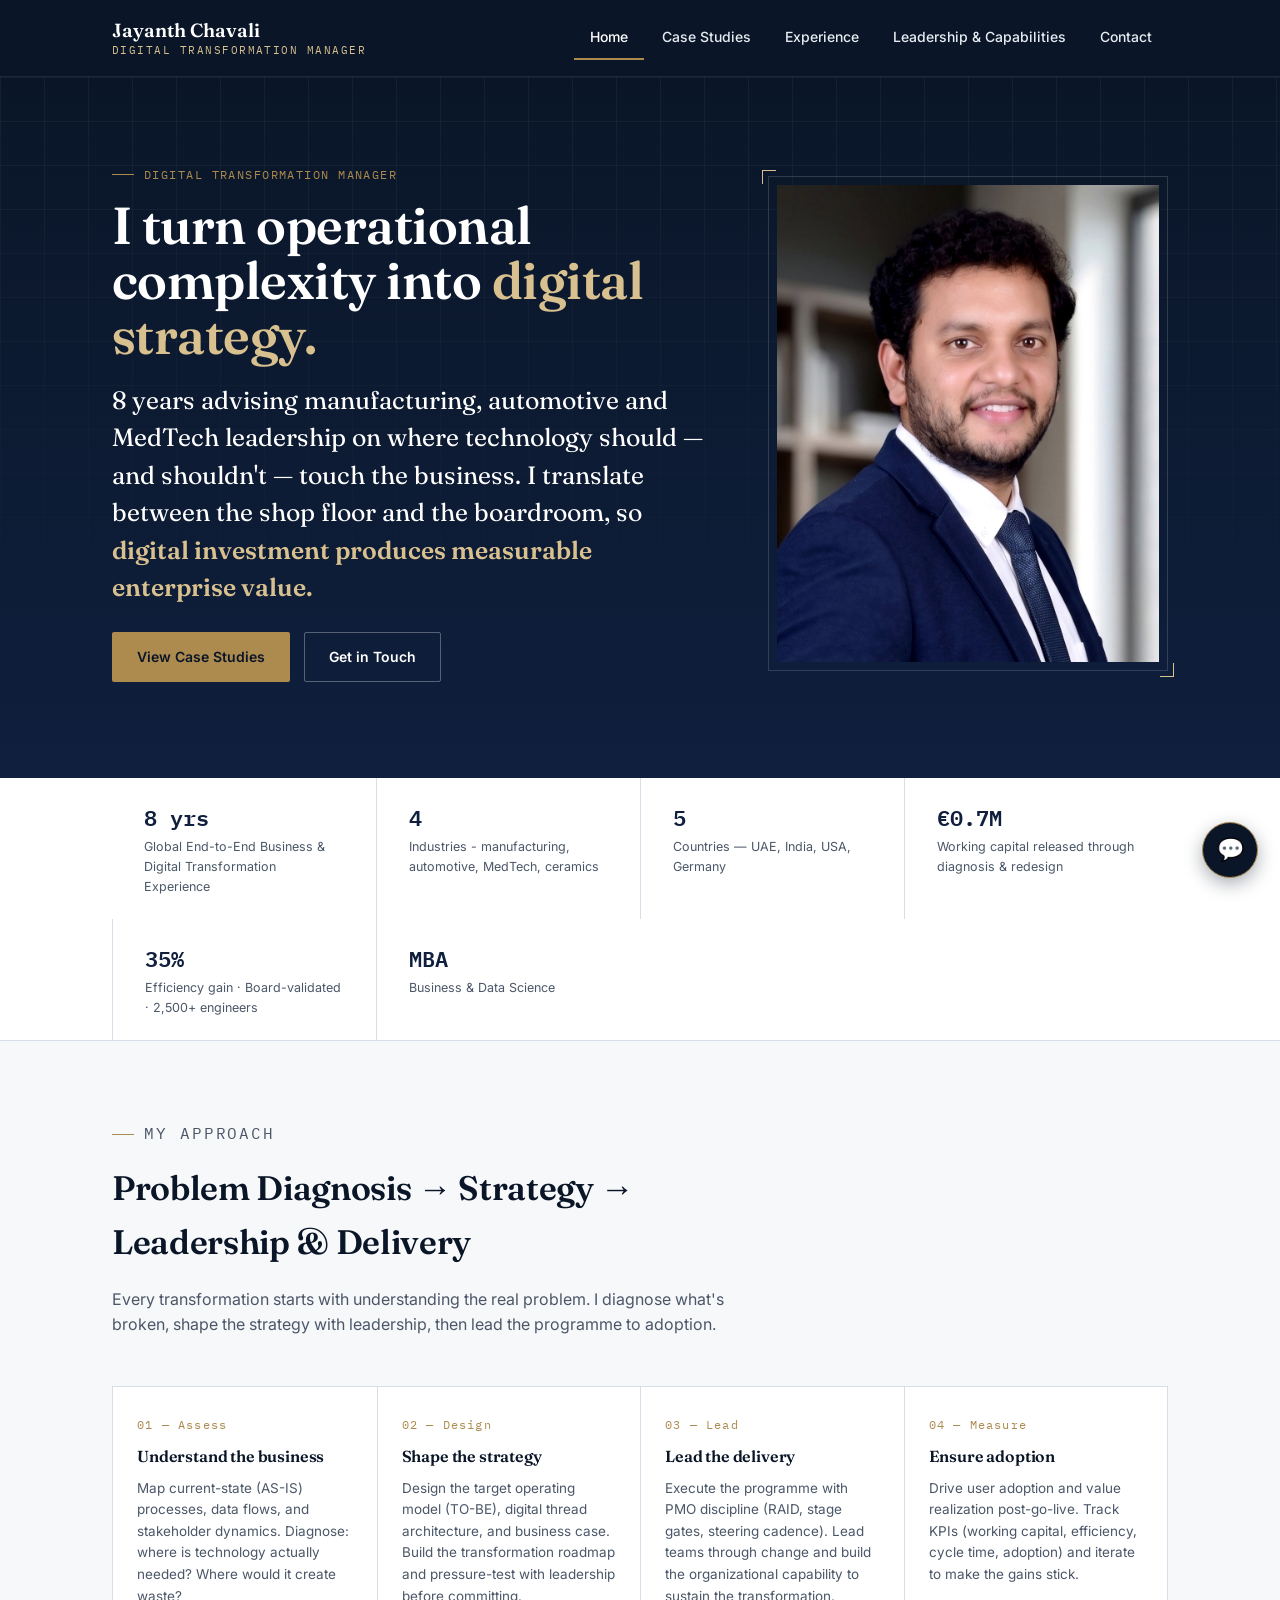
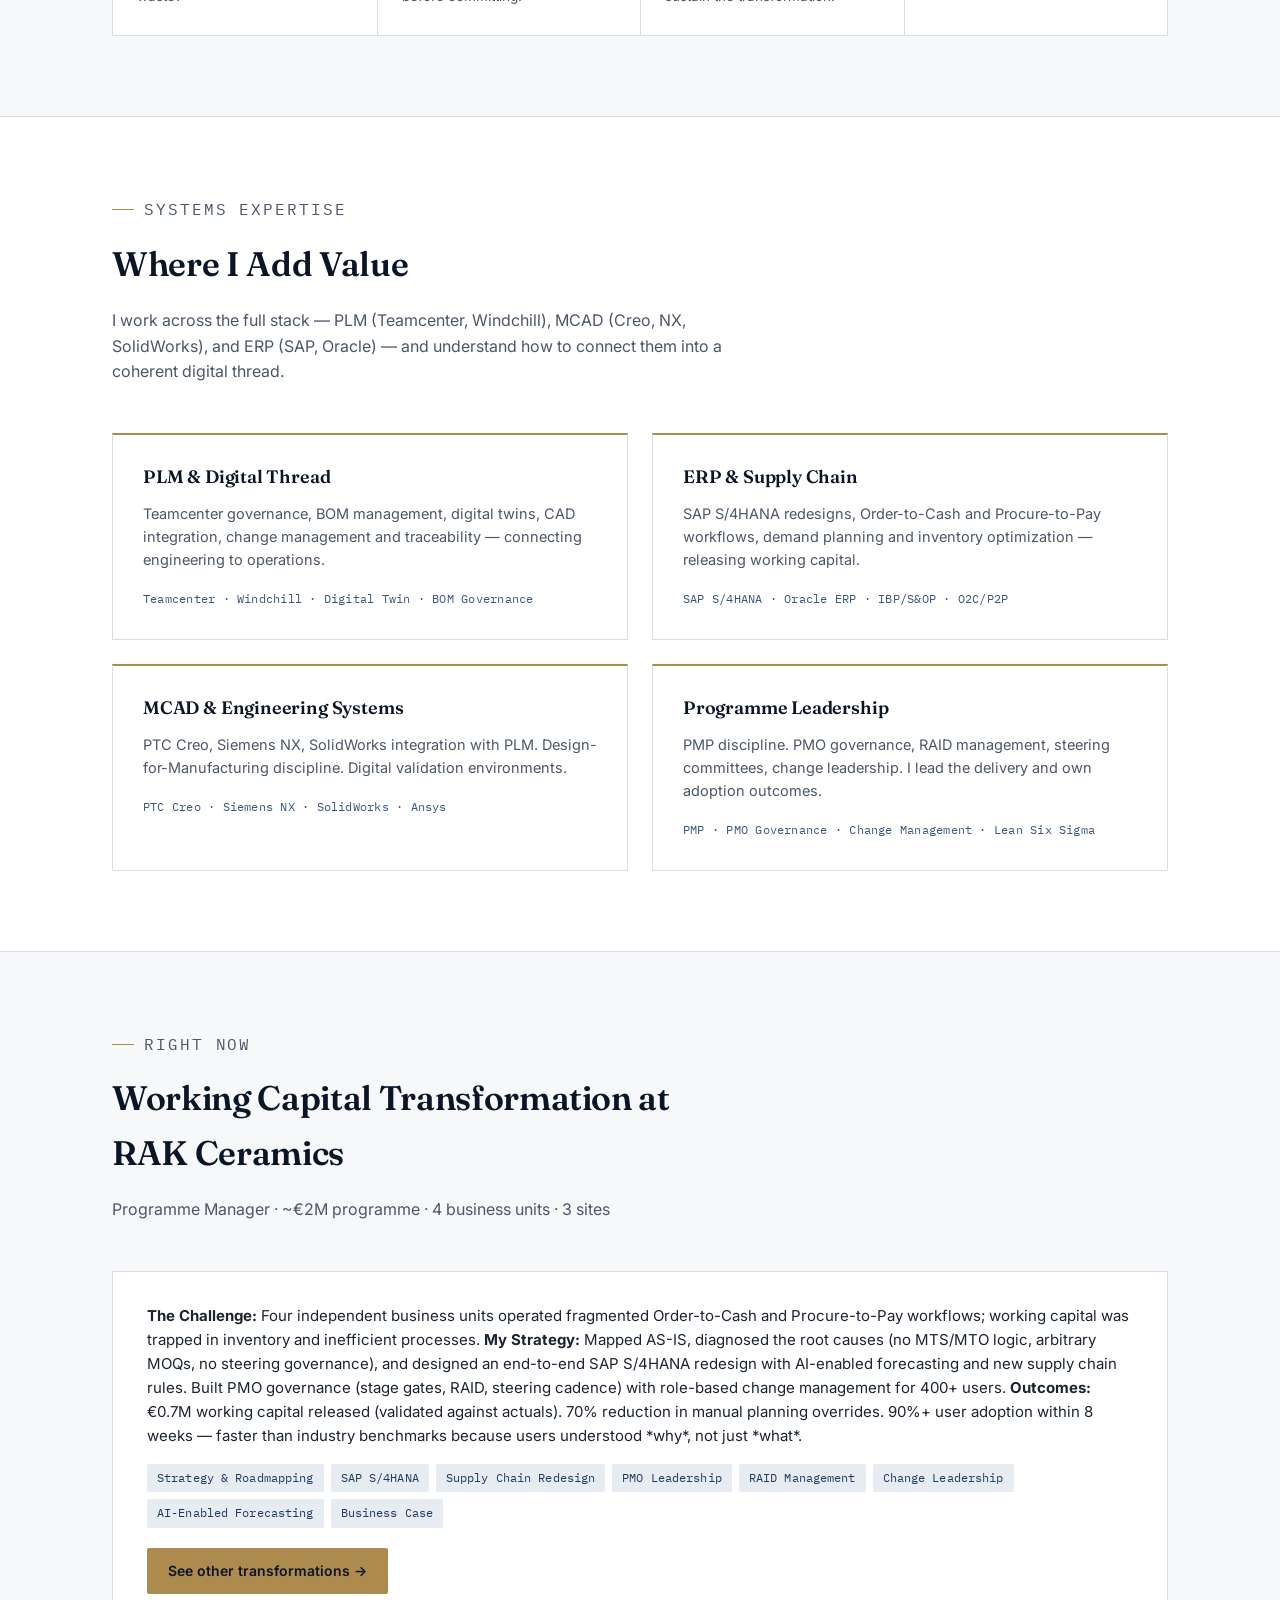
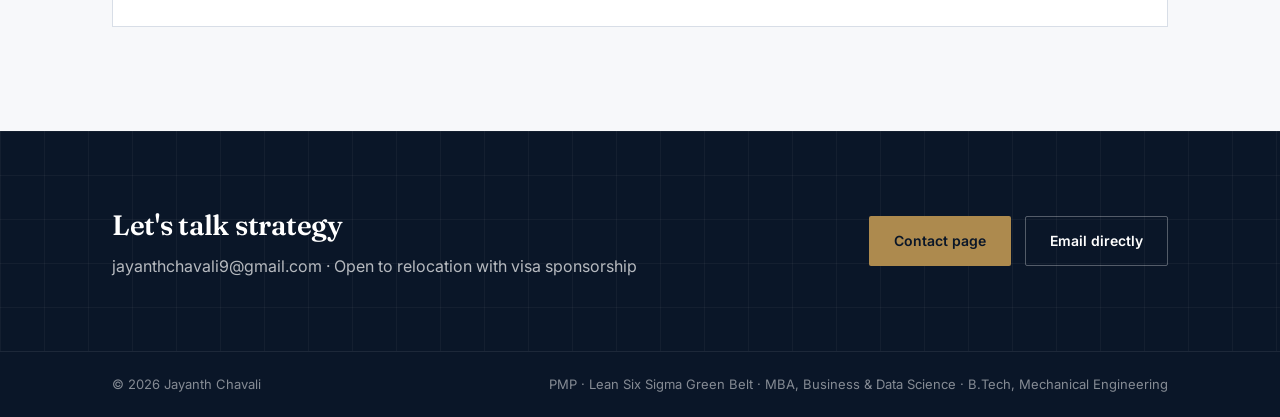
<file: index.html>
<!DOCTYPE html>
<html lang="en">
<head>
<meta charset="UTF-8">
<meta name="viewport" content="width=device-width, initial-scale=1.0">
<title>Jayanth Chavali — Digital Transformation Manager</title>
<meta name="description" content="Jayanth Chavali — Digital Transformation Manager. I help manufacturing, automotive and MedTech enterprises turn operational complexity into digital strategy.">
<link rel="preconnect" href="https://fonts.googleapis.com">
<link href="https://fonts.googleapis.com/css2?family=Fraunces:opsz,wght@9..144,500;9..144,600;9..144,700&family=Inter:wght@400;500;600;700&family=IBM+Plex+Mono:wght@400;500;600&display=swap" rel="stylesheet">
<link rel="stylesheet" href="style.css">
</head>
<body>

<header class="site-header">
  <div class="wrap">
    <a href="index.html" class="brand">Jayanth Chavali<small>Digital Transformation Manager</small></a>
    <button class="nav-toggle" aria-label="Toggle menu">☰</button>
    <nav class="primary-nav">
      <ul>
        <li><a href="index.html" class="active">Home</a></li>
        <li><a href="case-studies.html">Case Studies</a></li>
        <li><a href="experience.html">Experience</a></li>
        <li><a href="skills.html">Leadership & Capabilities</a></li>
        <li><a href="contact.html">Contact</a></li>
      </ul>
    </nav>
  </div>
</header>

<section class="hero">
  <div class="wrap">
    <div class="hero-grid">
      <div>
        <p class="eyebrow">Digital Transformation Manager</p>
        <h1>I turn operational complexity into <em>digital strategy.</em></h1>
        <p class="value-prop">8 years advising manufacturing, automotive and MedTech leadership on where technology should — and shouldn't — touch the business. I translate between the shop floor and the boardroom, so <strong>digital investment produces measurable enterprise value.</strong></p>
        <div class="hero-cta">
          <a href="case-studies.html" class="btn btn-primary">View Case Studies</a>
          <a href="contact.html" class="btn btn-ghost">Get in Touch</a>
        </div>
      </div>
      <div class="hero-portrait">
        <span class="corner tl"></span>
        <span class="corner br"></span>
        <img src="jayanth-photo.jpg" alt="Portrait — Jayanth Chavali">
      </div>
    </div>
  </div>
</section>

<div class="meta-strip">
  <div class="wrap">
    <ul>
      <li><div class="num">8 yrs</div><div class="lbl">Global End-to-End Business & Digital Transformation Experience</div></li>
      <li><div class="num">4</div><div class="lbl">Industries - manufacturing, automotive, MedTech, ceramics</div></li>
      <li><div class="num">5</div><div class="lbl">Countries — UAE, India, USA, Germany</div></li>
      <li><div class="num">€0.7M</div><div class="lbl">Working capital released through diagnosis & redesign</div></li>
      <li><div class="num">35%</div><div class="lbl">Efficiency gain · Board-validated · 2,500+ engineers</div></li>
      <li><div class="num">MBA</div><div class="lbl">Business &amp; Data Science</div></li>
    </ul>
  </div>
</div>

<section class="block">
  <div class="wrap">
    <div class="block-head">
      <p class="eyebrow">MY APPROACH</p>
      <h2>Problem Diagnosis → Strategy → Leadership & Delivery</h2>
      <p>Every transformation starts with understanding the real problem. I diagnose what's broken, shape the strategy with leadership, then lead the programme to adoption.</p>
    </div>
    <div class="approach-steps">
      <div class="approach-step">
        <span class="step-num">01 — Assess</span>
        <h3>Understand the business</h3>
        <p>Map current-state (AS-IS) processes, data flows, and stakeholder dynamics. Diagnose: where is technology actually needed? Where would it create waste?</p>
      </div>
      <div class="approach-step">
        <span class="step-num">02 — Design</span>
        <h3>Shape the strategy</h3>
        <p>Design the target operating model (TO-BE), digital thread architecture, and business case. Build the transformation roadmap and pressure-test with leadership before committing.</p>
      </div>
      <div class="approach-step">
        <span class="step-num">03 — Lead</span>
        <h3>Lead the delivery</h3>
        <p>Execute the programme with PMO discipline (RAID, stage gates, steering cadence). Lead teams through change and build the organizational capability to sustain the transformation.</p>
      </div>
      <div class="approach-step">
        <span class="step-num">04 — Measure</span>
        <h3>Ensure adoption</h3>
        <p>Drive user adoption and value realization post-go-live. Track KPIs (working capital, efficiency, cycle time, adoption) and iterate to make the gains stick.</p>
      </div>
    </div>
  </div>
</section>

  <section class="block alt">
  <div class="wrap">
    <div class="block-head">
      <p class="eyebrow">Systems Expertise</p>
      <h2>Where I Add Value</h2>
      <p>I work across the full stack — PLM (Teamcenter, Windchill), MCAD (Creo, NX, SolidWorks), and ERP (SAP, Oracle) — and understand how to connect them into a coherent digital thread.</p>
    </div>

    <div class="capability-grid">
      <div class="capability-card">
        <h3>PLM & Digital Thread</h3>
        <p>Teamcenter governance, BOM management, digital twins, CAD integration, change management and traceability — connecting engineering to operations.</p>
        <span class="also">Teamcenter · Windchill · Digital Twin · BOM Governance</span>
      </div>
      <div class="capability-card">
        <h3>ERP & Supply Chain</h3>
        <p>SAP S/4HANA redesigns, Order-to-Cash and Procure-to-Pay workflows, demand planning and inventory optimization — releasing working capital.</p>
        <span class="also">SAP S/4HANA · Oracle ERP · IBP/S&OP · O2C/P2P</span>
      </div>
      <div class="capability-card">
        <h3>MCAD & Engineering Systems</h3>
        <p>PTC Creo, Siemens NX, SolidWorks integration with PLM. Design-for-Manufacturing discipline. Digital validation environments.</p>
        <span class="also">PTC Creo · Siemens NX · SolidWorks · Ansys</span>
      </div>
      <div class="capability-card">
        <h3>Programme Leadership</h3>
        <p>PMP discipline. PMO governance, RAID management, steering committees, change leadership. I lead the delivery and own adoption outcomes.</p>
        <span class="also">PMP · PMO Governance · Change Management · Lean Six Sigma</span>
      </div>
    </div>
  </div>
</section>

<section class="block">
  <div class="wrap">
    <div class="block-head">
      <p class="eyebrow">Right Now</p>
      <h2>Working Capital Transformation at RAK Ceramics</h2>
      <p>Programme Manager · ~€2M programme · 4 business units · 3 sites</p>
    </div>
    <div class="role-card">
      <p class="desc"><strong>The Challenge:</strong> Four independent business units operated fragmented Order-to-Cash and Procure-to-Pay workflows; working capital was trapped in inventory and inefficient processes. <strong>My Strategy:</strong> Mapped AS-IS, diagnosed the root causes (no MTS/MTO logic, arbitrary MOQs, no steering governance), and designed an end-to-end SAP S/4HANA redesign with AI-enabled forecasting and new supply chain rules. Built PMO governance (stage gates, RAID, steering cadence) with role-based change management for 400+ users. <strong>Outcomes:</strong> €0.7M working capital released (validated against actuals). 70% reduction in manual planning overrides. 90%+ user adoption within 8 weeks — faster than industry benchmarks because users understood *why*, not just *what*.</p>
      <div class="skill-pills">
        <span class="pill">Strategy & Roadmapping</span><span class="pill">SAP S/4HANA</span><span class="pill">Supply Chain Redesign</span>
        <span class="pill">PMO Leadership</span><span class="pill">RAID Management</span><span class="pill">Change Leadership</span>
        <span class="pill">AI-Enabled Forecasting</span><span class="pill">Business Case</span>
      </div>
      <div style="margin-top:20px;">
        <a href="case-studies.html" class="btn btn-primary" style="padding:11px 20px;">See other transformations →</a>
      </div>
    </div>
  </div>
</section>

<section class="contact-band">
  <div class="wrap">
    <div>
      <h2>Let's talk strategy</h2>
      <p>jayanthchavali9@gmail.com · Open to relocation with visa sponsorship</p>
    </div>
    <div class="contact-links">
      <a href="contact.html" class="btn btn-primary">Contact page</a>
      <a href="mailto:jayanthchavali9@gmail.com" class="btn btn-ghost">Email directly</a>
    </div>
  </div>
</section>

<footer class="site-footer">
  <div class="wrap">
    <span>© 2026 Jayanth Chavali</span>
    <span>PMP · Lean Six Sigma Green Belt · MBA, Business &amp; Data Science · B.Tech, Mechanical Engineering</span>
  </div>
</footer>

<script src="nav.js"></script>
<script src="chatbot.js"></script>
</body>
</html>
</file>
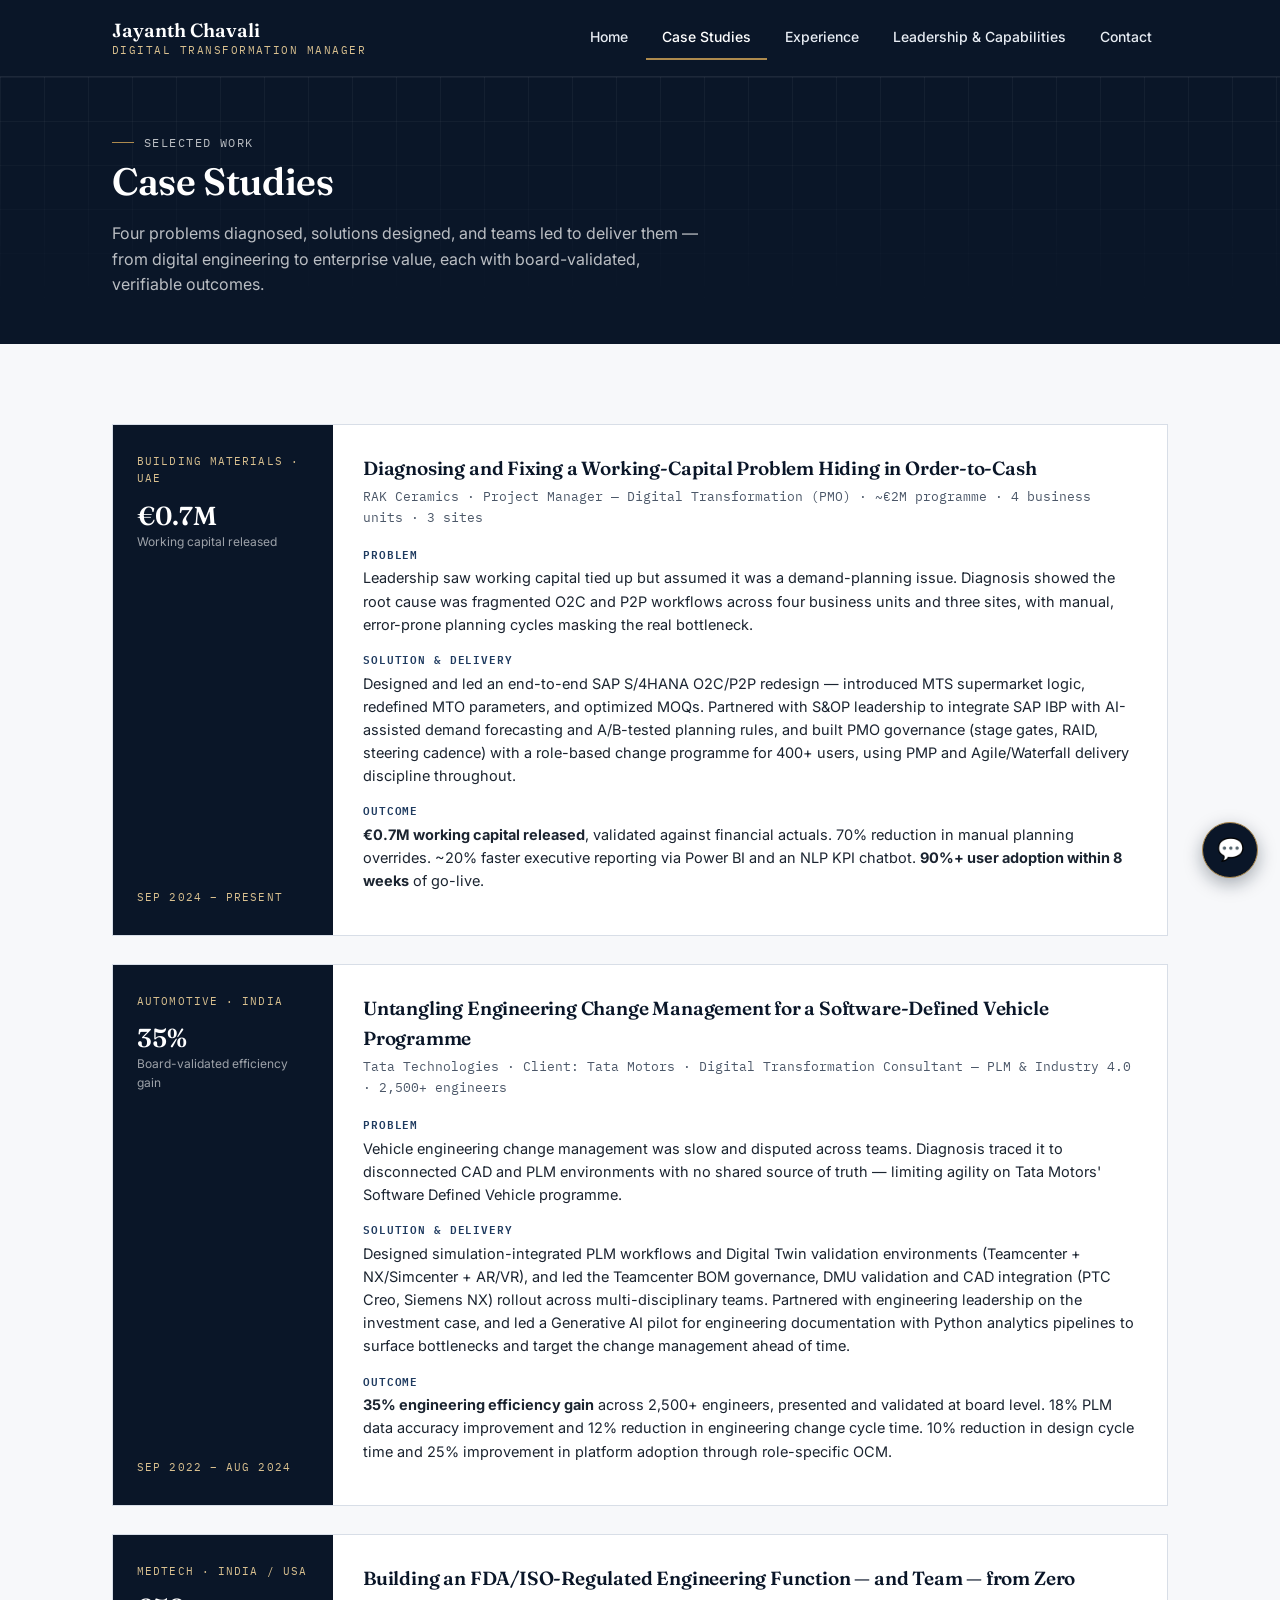
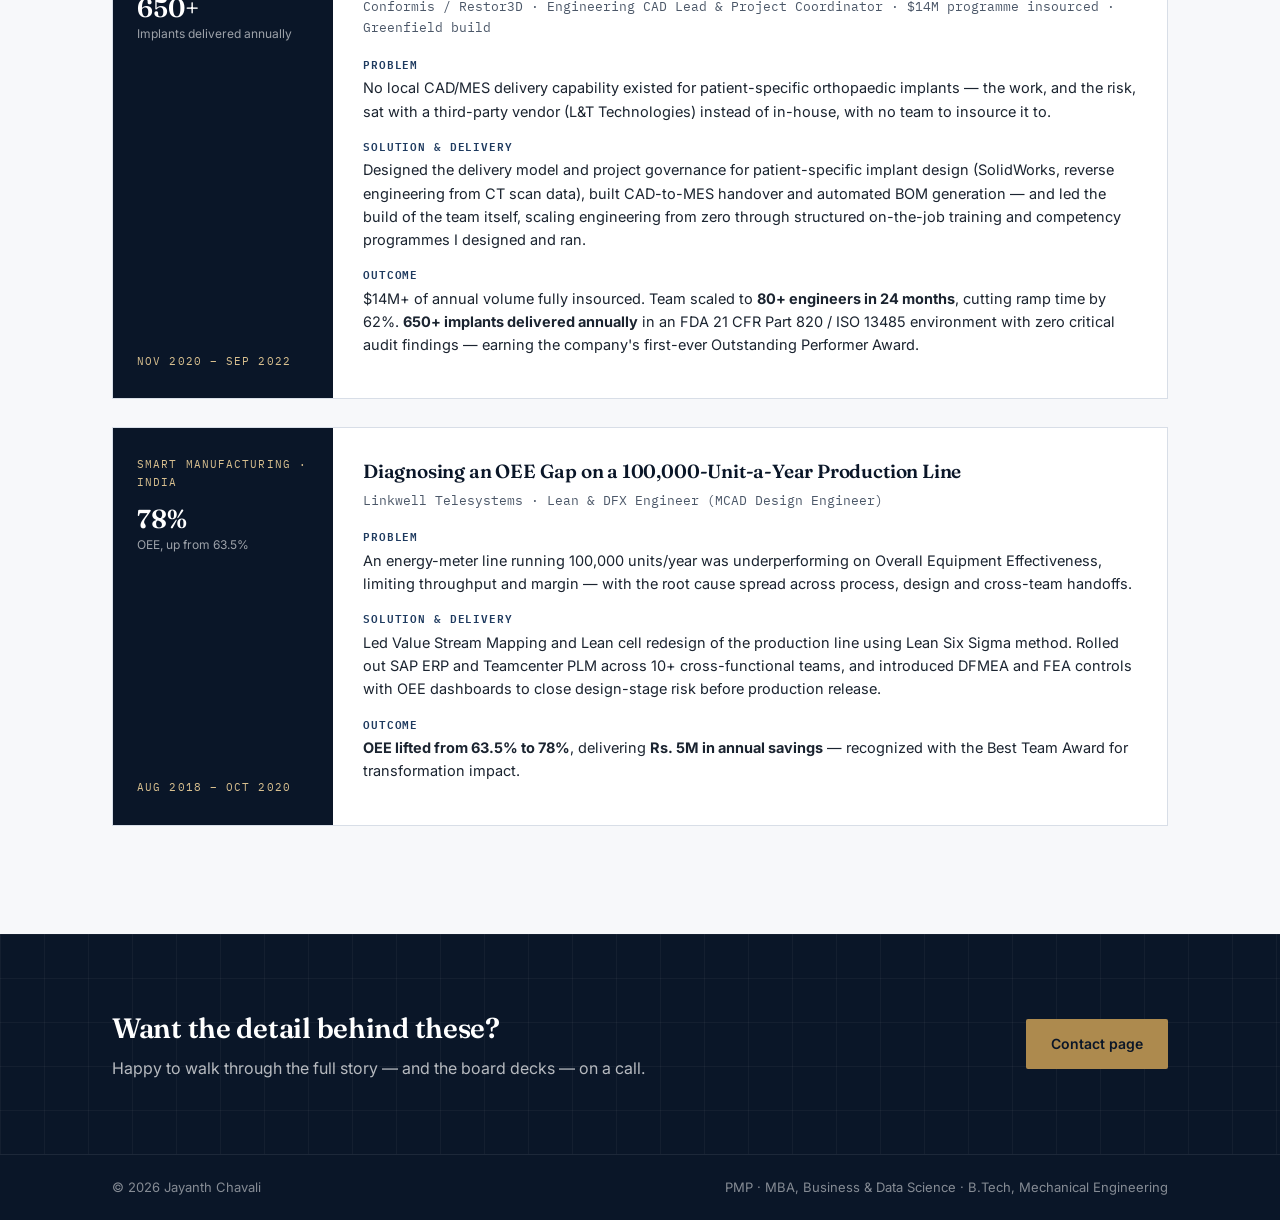
<file: case-studies.html>
<!DOCTYPE html>
<html lang="en">
<head>
<meta charset="UTF-8">
<meta name="viewport" content="width=device-width, initial-scale=1.0">
<title>Case Studies — Jayanth Chavali</title>
<link rel="preconnect" href="https://fonts.googleapis.com">
<link href="https://fonts.googleapis.com/css2?family=Fraunces:opsz,wght@9..144,500;9..144,600;9..144,700&family=Inter:wght@400;500;600;700&family=IBM+Plex+Mono:wght@400;500;600&display=swap" rel="stylesheet">
<link rel="stylesheet" href="style.css">
</head>
<body>

<header class="site-header">
  <div class="wrap">
    <a href="index.html" class="brand">Jayanth Chavali<small> Digital Transformation Manager</small></a>
    <button class="nav-toggle" aria-label="Toggle menu">☰</button>
    <nav class="primary-nav">
      <ul>
        <li><a href="index.html">Home</a></li>
        <li><a href="case-studies.html" class="active">Case Studies</a></li>
        <li><a href="experience.html">Experience</a></li>
        <li><a href="skills.html">Leadership & Capabilities</a></li>
        <li><a href="contact.html">Contact</a></li>
      </ul>
    </nav>
  </div>
</header>

<section class="page-hero">
  <div class="wrap">
    <p class="eyebrow">Selected Work</p>
    <h1>Case Studies</h1>
    <p>Four problems diagnosed, solutions designed, and teams led to deliver them — from digital engineering to enterprise value, each with board-validated, verifiable outcomes.</p>
  </div>
</section>

<section class="block">
  <div class="wrap">

    <div class="case-study">
      <div class="cs-side">
        <span class="industry">Building Materials · UAE</span>
        <div>
          <div class="metric">€0.7M</div>
          <div class="metric-lbl">Working capital released</div>
        </div>
        <div class="industry" style="margin-top:auto;">Sep 2024 – Present</div>
      </div>
      <div class="cs-body">
        <h3>Diagnosing and Fixing a Working-Capital Problem Hiding in Order-to-Cash</h3>
        <p class="role-loc">RAK Ceramics · Project Manager — Digital Transformation (PMO) · ~€2M programme · 4 business units · 3 sites</p>
        <div class="cs-block">
          <span class="lbl">Problem</span>
          <p>Leadership saw working capital tied up but assumed it was a demand-planning issue. Diagnosis showed the root cause was fragmented O2C and P2P workflows across four business units and three sites, with manual, error-prone planning cycles masking the real bottleneck.</p>
        </div>
        <div class="cs-block">
          <span class="lbl">Solution &amp; Delivery</span>
          <p>Designed and led an end-to-end SAP S/4HANA O2C/P2P redesign — introduced MTS supermarket logic, redefined MTO parameters, and optimized MOQs. Partnered with S&amp;OP leadership to integrate SAP IBP with AI-assisted demand forecasting and A/B-tested planning rules, and built PMO governance (stage gates, RAID, steering cadence) with a role-based change programme for 400+ users, using PMP and Agile/Waterfall delivery discipline throughout.</p>
        </div>
        <div class="cs-block">
          <span class="lbl">Outcome</span>
          <p><strong>€0.7M working capital released</strong>, validated against financial actuals. 70% reduction in manual planning overrides. ~20% faster executive reporting via Power BI and an NLP KPI chatbot. <strong>90%+ user adoption within 8 weeks</strong> of go-live.</p>
        </div>
      </div>
    </div>

    <div class="case-study">
      <div class="cs-side">
        <span class="industry">Automotive · India</span>
        <div>
          <div class="metric">35%</div>
          <div class="metric-lbl">Board-validated efficiency gain</div>
        </div>
        <div class="industry" style="margin-top:auto;">Sep 2022 – Aug 2024</div>
      </div>
      <div class="cs-body">
        <h3>Untangling Engineering Change Management for a Software-Defined Vehicle Programme</h3>
        <p class="role-loc">Tata Technologies · Client: Tata Motors · Digital Transformation Consultant — PLM &amp; Industry 4.0 · 2,500+ engineers</p>
        <div class="cs-block">
          <span class="lbl">Problem</span>
          <p>Vehicle engineering change management was slow and disputed across teams. Diagnosis traced it to disconnected CAD and PLM environments with no shared source of truth — limiting agility on Tata Motors' Software Defined Vehicle programme.</p>
        </div>
        <div class="cs-block">
          <span class="lbl">Solution &amp; Delivery</span>
          <p>Designed simulation-integrated PLM workflows and Digital Twin validation environments (Teamcenter + NX/Simcenter + AR/VR), and led the Teamcenter BOM governance, DMU validation and CAD integration (PTC Creo, Siemens NX) rollout across multi-disciplinary teams. Partnered with engineering leadership on the investment case, and led a Generative AI pilot for engineering documentation with Python analytics pipelines to surface bottlenecks and target the change management ahead of time.</p>
        </div>
        <div class="cs-block">
          <span class="lbl">Outcome</span>
          <p><strong>35% engineering efficiency gain</strong> across 2,500+ engineers, presented and validated at board level. 18% PLM data accuracy improvement and 12% reduction in engineering change cycle time. 10% reduction in design cycle time and 25% improvement in platform adoption through role-specific OCM.</p>
        </div>
      </div>
    </div>

    <div class="case-study">
      <div class="cs-side">
        <span class="industry">MedTech · India / USA</span>
        <div>
          <div class="metric">650+</div>
          <div class="metric-lbl">Implants delivered annually</div>
        </div>
        <div class="industry" style="margin-top:auto;">Nov 2020 – Sep 2022</div>
      </div>
      <div class="cs-body">
        <h3>Building an FDA/ISO-Regulated Engineering Function — and Team — from Zero</h3>
        <p class="role-loc">Conformis / Restor3D · Engineering CAD Lead &amp; Project Coordinator · $14M programme insourced · Greenfield build</p>
        <div class="cs-block">
          <span class="lbl">Problem</span>
          <p>No local CAD/MES delivery capability existed for patient-specific orthopaedic implants — the work, and the risk, sat with a third-party vendor (L&amp;T Technologies) instead of in-house, with no team to insource it to.</p>
        </div>
        <div class="cs-block">
          <span class="lbl">Solution &amp; Delivery</span>
          <p>Designed the delivery model and project governance for patient-specific implant design (SolidWorks, reverse engineering from CT scan data), built CAD-to-MES handover and automated BOM generation — and led the build of the team itself, scaling engineering from zero through structured on-the-job training and competency programmes I designed and ran.</p>
        </div>
        <div class="cs-block">
          <span class="lbl">Outcome</span>
          <p>$14M+ of annual volume fully insourced. Team scaled to <strong>80+ engineers in 24 months</strong>, cutting ramp time by 62%. <strong>650+ implants delivered annually</strong> in an FDA 21 CFR Part 820 / ISO 13485 environment with zero critical audit findings — earning the company's first-ever Outstanding Performer Award.</p>
        </div>
      </div>
    </div>

    <div class="case-study">
      <div class="cs-side">
        <span class="industry">Smart Manufacturing · India</span>
        <div>
          <div class="metric">78%</div>
          <div class="metric-lbl">OEE, up from 63.5%</div>
        </div>
        <div class="industry" style="margin-top:auto;">Aug 2018 – Oct 2020</div>
      </div>
      <div class="cs-body">
        <h3>Diagnosing an OEE Gap on a 100,000-Unit-a-Year Production Line</h3>
        <p class="role-loc">Linkwell Telesystems · Lean &amp; DFX Engineer (MCAD Design Engineer)</p>
        <div class="cs-block">
          <span class="lbl">Problem</span>
          <p>An energy-meter line running 100,000 units/year was underperforming on Overall Equipment Effectiveness, limiting throughput and margin — with the root cause spread across process, design and cross-team handoffs.</p>
        </div>
        <div class="cs-block">
          <span class="lbl">Solution &amp; Delivery</span>
          <p>Led Value Stream Mapping and Lean cell redesign of the production line using Lean Six Sigma method. Rolled out SAP ERP and Teamcenter PLM across 10+ cross-functional teams, and introduced DFMEA and FEA controls with OEE dashboards to close design-stage risk before production release.</p>
        </div>
        <div class="cs-block">
          <span class="lbl">Outcome</span>
          <p><strong>OEE lifted from 63.5% to 78%</strong>, delivering <strong>Rs. 5M in annual savings</strong> — recognized with the Best Team Award for transformation impact.</p>
        </div>
      </div>
    </div>

  </div>
</section>

<section class="contact-band">
  <div class="wrap">
    <div>
      <h2>Want the detail behind these?</h2>
      <p>Happy to walk through the full story — and the board decks — on a call.</p>
    </div>
    <div class="contact-links">
      <a href="contact.html" class="btn btn-primary">Contact page</a>
    </div>
  </div>
</section>

<footer class="site-footer">
  <div class="wrap">
    <span>© 2026 Jayanth Chavali</span>
    <span>PMP · MBA, Business &amp; Data Science · B.Tech, Mechanical Engineering</span>
  </div>
</footer>

<script src="nav.js"></script>
<script src="chatbot.js"></script>
</body>
</html>
</file>
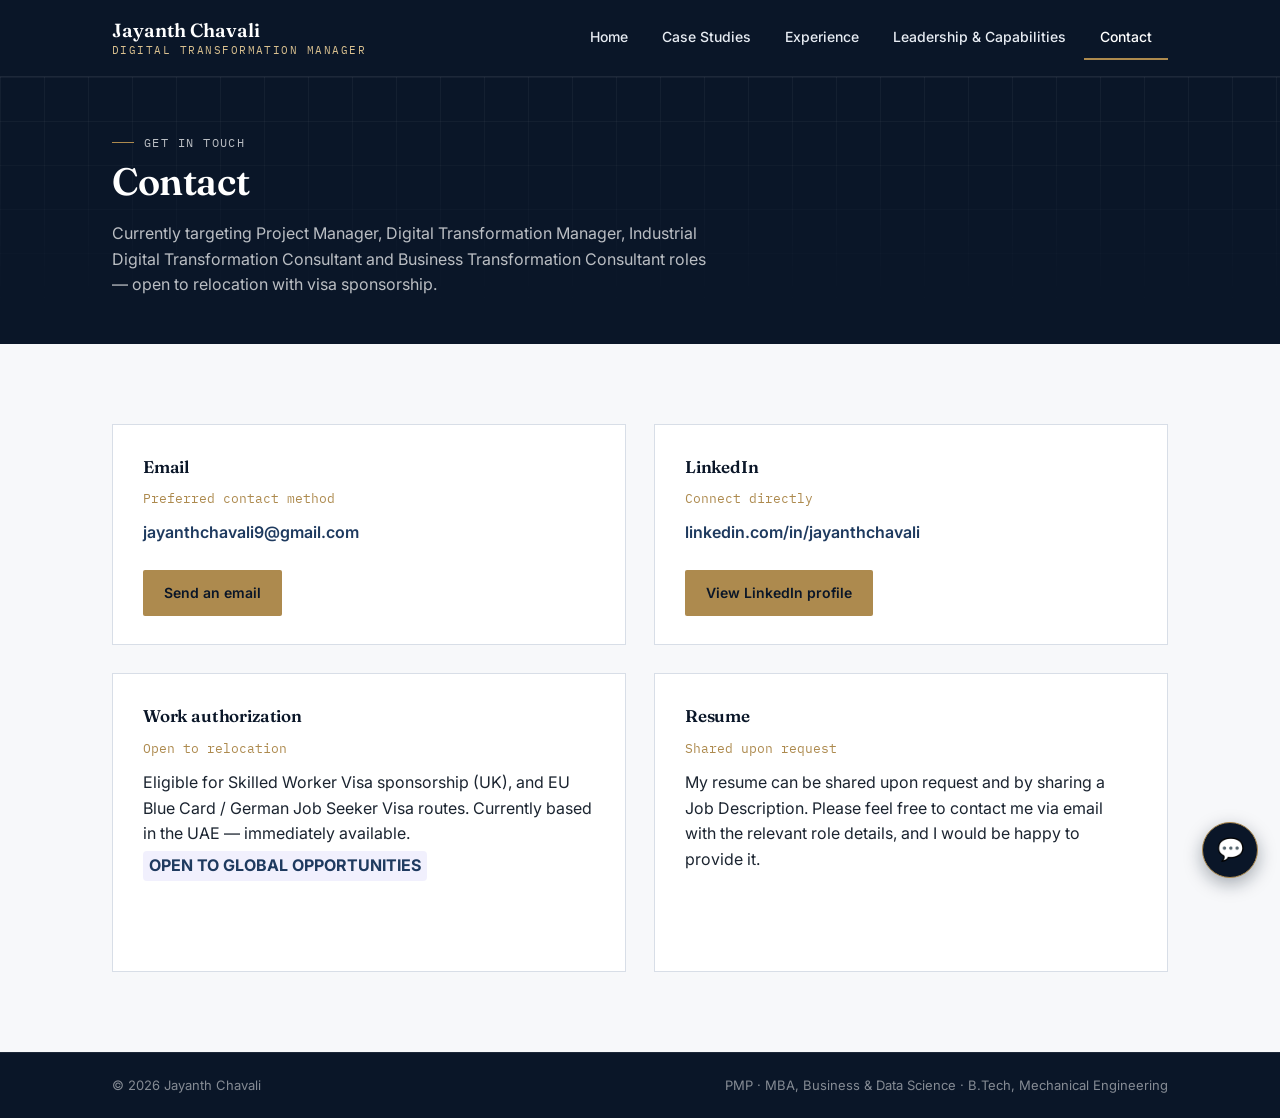
<file: contact.html>
<!DOCTYPE html>
<html lang="en">
<head>
<meta charset="UTF-8">
<meta name="viewport" content="width=device-width, initial-scale=1.0">
<title>Contact — Jayanth Chavali</title>
<link rel="preconnect" href="https://fonts.googleapis.com">
<link href="https://fonts.googleapis.com/css2?family=Fraunces:opsz,wght@9..144,500;9..144,600;9..144,700&family=Inter:wght@400;500;600;700&family=IBM+Plex+Mono:wght@400;500;600&display=swap" rel="stylesheet">
<link rel="stylesheet" href="style.css">
</head>
<body>

<header class="site-header">
  <div class="wrap">
    <a href="index.html" class="brand">Jayanth Chavali<small>Digital Transformation Manager</small></a>
    <button class="nav-toggle" aria-label="Toggle menu">☰</button>
    <nav class="primary-nav">
      <ul>
        <li><a href="index.html">Home</a></li>
        <li><a href="case-studies.html">Case Studies</a></li>
        <li><a href="experience.html">Experience</a></li>
        <li><a href="skills.html">Leadership & Capabilities</a></li>
        <li><a href="contact.html" class="active">Contact</a></li>
      </ul>
    </nav>
  </div>
</header>

<section class="page-hero">
  <div class="wrap">
    <p class="eyebrow">Get in Touch</p>
    <h1>Contact</h1>
    <p>Currently targeting Project Manager, Digital Transformation Manager, Industrial Digital Transformation Consultant and Business Transformation Consultant roles — open to relocation with visa sponsorship.</p>
  </div>
</section>

<section class="block">
  <div class="wrap">
    <div class="two-col">
      <div class="info-card">
        <h3>Email</h3>
        <p class="sub">Preferred contact method</p>
        <p><a href="mailto:jayanthchavali9@gmail.com" style="color:var(--navy-700); font-weight:600;">jayanthchavali9@gmail.com</a></p>
        <a href="mailto:jayanthchavali9@gmail.com" class="btn btn-primary" style="padding:11px 20px; margin-top:8px;">Send an email</a>
      </div>
      <div class="info-card">
        <h3>LinkedIn</h3>
        <p class="sub">Connect directly</p>
        <p><a href="https://linkedin.com/in/jayanth-chavali" style="color:var(--navy-700); font-weight:600;" target="_blank" rel="noopener">linkedin.com/in/jayanthchavali</a></p>
        <a href="https://linkedin.com/in/jayanth-chavali" class="btn btn-primary" style="padding:11px 20px; margin-top:8px;" target="_blank" rel="noopener">View LinkedIn profile</a>
      </div>
      <div class="info-card">
        <h3>Work authorization</h3>
        <p class="sub">Open to relocation</p>
        <p>Eligible for Skilled Worker Visa sponsorship (UK), and EU Blue Card / German Job Seeker Visa routes. Currently based in the UAE — immediately available. <strong style="color:var(--navy-700); background:rgba(79, 70, 229, 0.08); padding:2px 6px; border-radius:4px; display:inline-block; margin-top:4px;">OPEN TO GLOBAL OPPORTUNITIES</strong></p>
      </div>
      <div class="info-card">
        <h3>Resume</h3>
        <p class="sub">Shared upon request</p>
        <p>My resume can be shared upon request and by sharing a Job Description. Please feel free to contact me via email with the relevant role details, and I would be happy to provide it.</p>
        <a href="mailto:jayanthchavali9@gmail.com" class="btn btn-ghost" style="padding:11px 20px; margin-top:8px;">Request résumé via email</a>
      </div>
    </div>
  </div>
</section>

<footer class="site-footer">
  <div class="wrap">
    <span>© 2026 Jayanth Chavali</span>
    <span>PMP · MBA, Business &amp; Data Science · B.Tech, Mechanical Engineering</span>
  </div>
</footer>

<script src="nav.js"></script>
<script src="chatbot.js"></script>
</body>
</html>
</file>
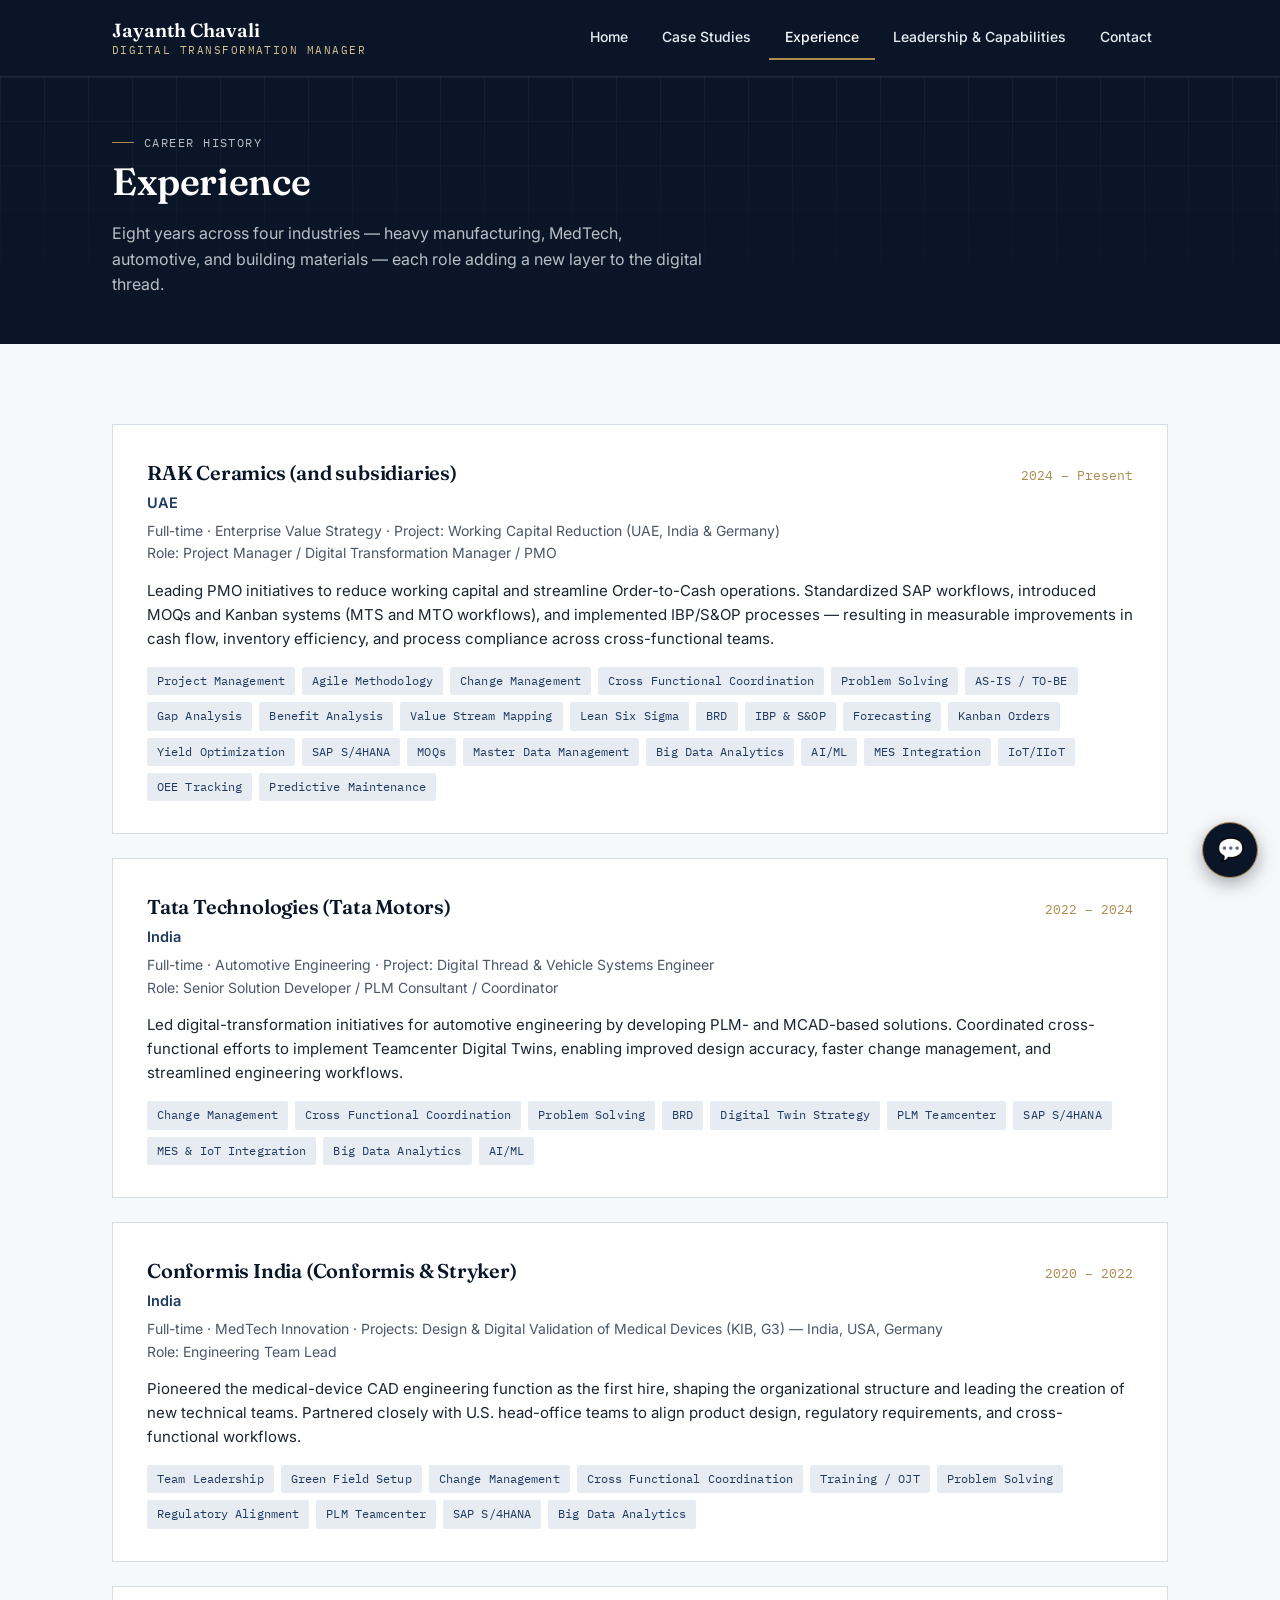
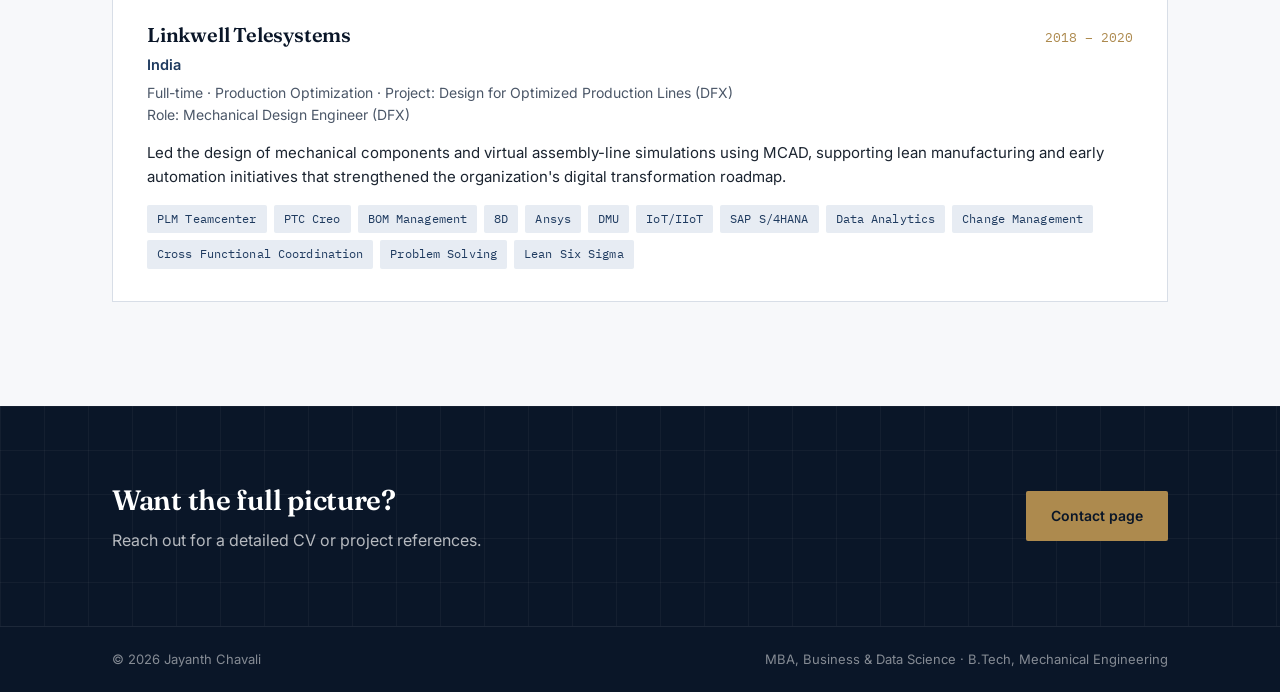
<file: experience.html>
<!DOCTYPE html>
<html lang="en">
<head>
<meta charset="UTF-8">
<meta name="viewport" content="width=device-width, initial-scale=1.0">
<title>Experience — Jayanth Chavali</title>
<link rel="preconnect" href="https://fonts.googleapis.com">
<link href="https://fonts.googleapis.com/css2?family=Fraunces:opsz,wght@9..144,500;9..144,600;9..144,700&family=Inter:wght@400;500;600;700&family=IBM+Plex+Mono:wght@400;500;600&display=swap" rel="stylesheet">
<link rel="stylesheet" href="style.css">
</head>
<body>

<header class="site-header">
  <div class="wrap">
    <a href="index.html" class="brand">Jayanth Chavali<small>Digital Transformation Manager</small></a>
    <button class="nav-toggle" aria-label="Toggle menu">☰</button>
    <nav class="primary-nav">
      <ul>
        <li><a href="index.html">Home</a></li>
        <li><a href="case-studies.html">Case Studies</a></li>
        <li><a href="experience.html" class="active">Experience</a></li>
        <li><a href="skills.html">Leadership & Capabilities</a></li>
        <li><a href="contact.html">Contact</a></li>
      </ul>
    </nav>
  </div>
</header>

<section class="page-hero">
  <div class="wrap">
    <p class="eyebrow">Career History</p>
    <h1>Experience</h1>
    <p>Eight years across four industries — heavy manufacturing, MedTech, automotive, and building materials — each role adding a new layer to the digital thread.</p>
  </div>
</section>

<section class="block">
  <div class="wrap">

    <div class="role-card">
      <div class="role-head">
        <div>
          <h3>RAK Ceramics (and subsidiaries)</h3>
          <div class="company">UAE</div>
        </div>
        <div class="period">2024 – Present</div>
      </div>
      <p class="title-line">Full-time · Enterprise Value Strategy · Project: Working Capital Reduction (UAE, India &amp; Germany)<br>Role: Project Manager / Digital Transformation Manager / PMO</p>
      <p class="desc">Leading PMO initiatives to reduce working capital and streamline Order-to-Cash operations. Standardized SAP workflows, introduced MOQs and Kanban systems (MTS and MTO workflows), and implemented IBP/S&amp;OP processes — resulting in measurable improvements in cash flow, inventory efficiency, and process compliance across cross-functional teams.</p>
      <div class="skill-pills">
        <span class="pill">Project Management</span><span class="pill">Agile Methodology</span><span class="pill">Change Management</span>
        <span class="pill">Cross Functional Coordination</span><span class="pill">Problem Solving</span><span class="pill">AS-IS / TO-BE</span>
        <span class="pill">Gap Analysis</span><span class="pill">Benefit Analysis</span><span class="pill">Value Stream Mapping</span>
        <span class="pill">Lean Six Sigma</span><span class="pill">BRD</span><span class="pill">IBP &amp; S&amp;OP</span>
        <span class="pill">Forecasting</span><span class="pill">Kanban Orders</span><span class="pill">Yield Optimization</span>
        <span class="pill">SAP S/4HANA</span><span class="pill">MOQs</span><span class="pill">Master Data Management</span>
        <span class="pill">Big Data Analytics</span><span class="pill">AI/ML</span><span class="pill">MES Integration</span>
        <span class="pill">IoT/IIoT</span><span class="pill">OEE Tracking</span><span class="pill">Predictive Maintenance</span>
      </div>
    </div>

    <div class="role-card">
      <div class="role-head">
        <div>
          <h3>Tata Technologies (Tata Motors)</h3>
          <div class="company">India</div>
        </div>
        <div class="period">2022 – 2024</div>
      </div>
      <p class="title-line">Full-time · Automotive Engineering · Project: Digital Thread &amp; Vehicle Systems Engineer<br>Role: Senior Solution Developer / PLM Consultant / Coordinator</p>
      <p class="desc">Led digital-transformation initiatives for automotive engineering by developing PLM- and MCAD-based solutions. Coordinated cross-functional efforts to implement Teamcenter Digital Twins, enabling improved design accuracy, faster change management, and streamlined engineering workflows.</p>
      <div class="skill-pills">
        <span class="pill">Change Management</span><span class="pill">Cross Functional Coordination</span><span class="pill">Problem Solving</span>
        <span class="pill">BRD</span><span class="pill">Digital Twin Strategy</span><span class="pill">PLM Teamcenter</span>
        <span class="pill">SAP S/4HANA</span><span class="pill">MES &amp; IoT Integration</span><span class="pill">Big Data Analytics</span>
        <span class="pill">AI/ML</span>
      </div>
    </div>

    <div class="role-card">
      <div class="role-head">
        <div>
          <h3>Conformis India (Conformis &amp; Stryker)</h3>
          <div class="company">India</div>
        </div>
        <div class="period">2020 – 2022</div>
      </div>
      <p class="title-line">Full-time · MedTech Innovation · Projects: Design &amp; Digital Validation of Medical Devices (KIB, G3) — India, USA, Germany<br>Role: Engineering Team Lead</p>
      <p class="desc">Pioneered the medical-device CAD engineering function as the first hire, shaping the organizational structure and leading the creation of new technical teams. Partnered closely with U.S. head-office teams to align product design, regulatory requirements, and cross-functional workflows.</p>
      <div class="skill-pills">
        <span class="pill">Team Leadership</span><span class="pill">Green Field Setup</span><span class="pill">Change Management</span>
        <span class="pill">Cross Functional Coordination</span><span class="pill">Training / OJT</span><span class="pill">Problem Solving</span>
        <span class="pill">Regulatory Alignment</span><span class="pill">PLM Teamcenter</span><span class="pill">SAP S/4HANA</span>
        <span class="pill">Big Data Analytics</span>
      </div>
    </div>

    <div class="role-card">
      <div class="role-head">
        <div>
          <h3>Linkwell Telesystems</h3>
          <div class="company">India</div>
        </div>
        <div class="period">2018 – 2020</div>
      </div>
      <p class="title-line">Full-time · Production Optimization · Project: Design for Optimized Production Lines (DFX)<br>Role: Mechanical Design Engineer (DFX)</p>
      <p class="desc">Led the design of mechanical components and virtual assembly-line simulations using MCAD, supporting lean manufacturing and early automation initiatives that strengthened the organization's digital transformation roadmap.</p>
      <div class="skill-pills">
        <span class="pill">PLM Teamcenter</span><span class="pill">PTC Creo</span><span class="pill">BOM Management</span>
        <span class="pill">8D</span><span class="pill">Ansys</span><span class="pill">DMU</span>
        <span class="pill">IoT/IIoT</span><span class="pill">SAP S/4HANA</span><span class="pill">Data Analytics</span>
        <span class="pill">Change Management</span><span class="pill">Cross Functional Coordination</span><span class="pill">Problem Solving</span>
        <span class="pill">Lean Six Sigma</span>
      </div>
    </div>

  </div>
</section>

<section class="contact-band">
  <div class="wrap">
    <div>
      <h2>Want the full picture?</h2>
      <p>Reach out for a detailed CV or project references.</p>
    </div>
    <div class="contact-links">
      <a href="contact.html" class="btn btn-primary">Contact page</a>
    </div>
  </div>
</section>

<footer class="site-footer">
  <div class="wrap">
    <span>© 2026 Jayanth Chavali</span>
    <span>MBA, Business &amp; Data Science · B.Tech, Mechanical Engineering</span>
  </div>
</footer>

<script src="nav.js"></script>
<script src="chatbot.js"></script>
</body>
</html>
</file>
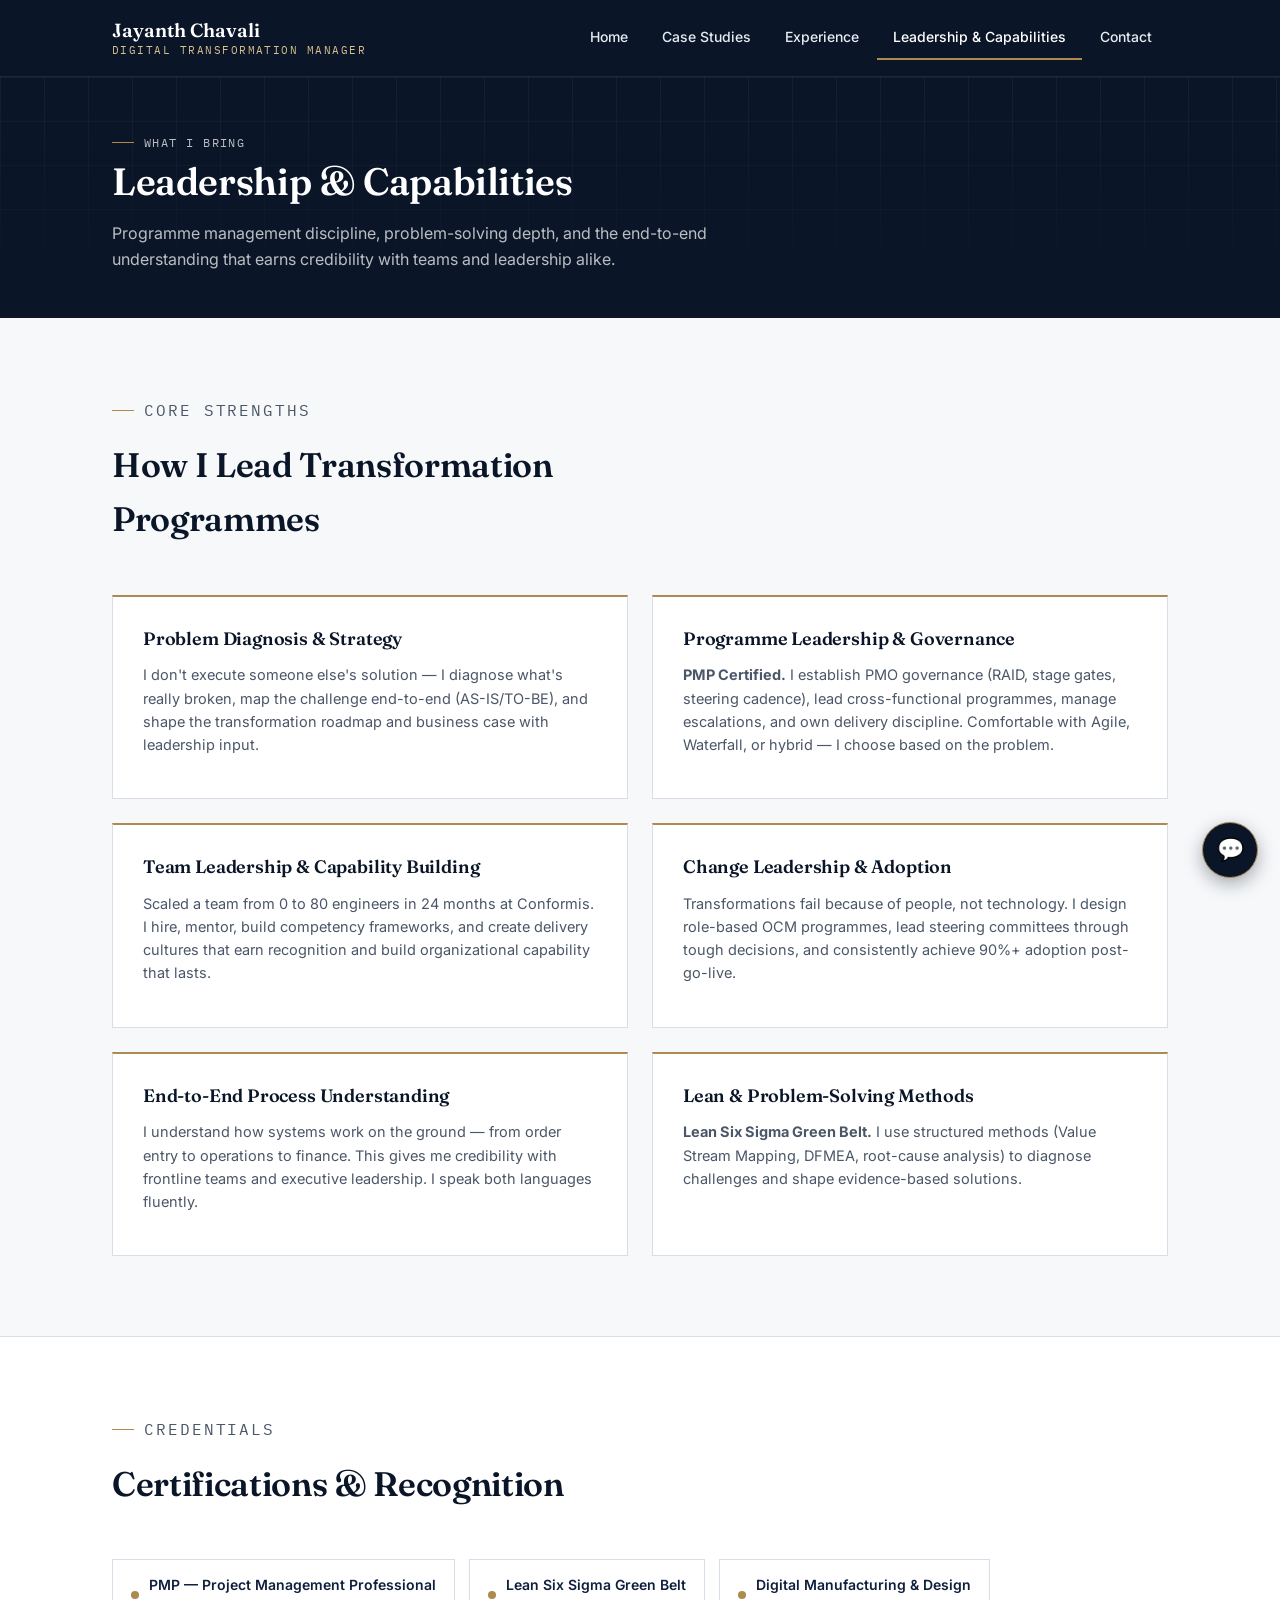
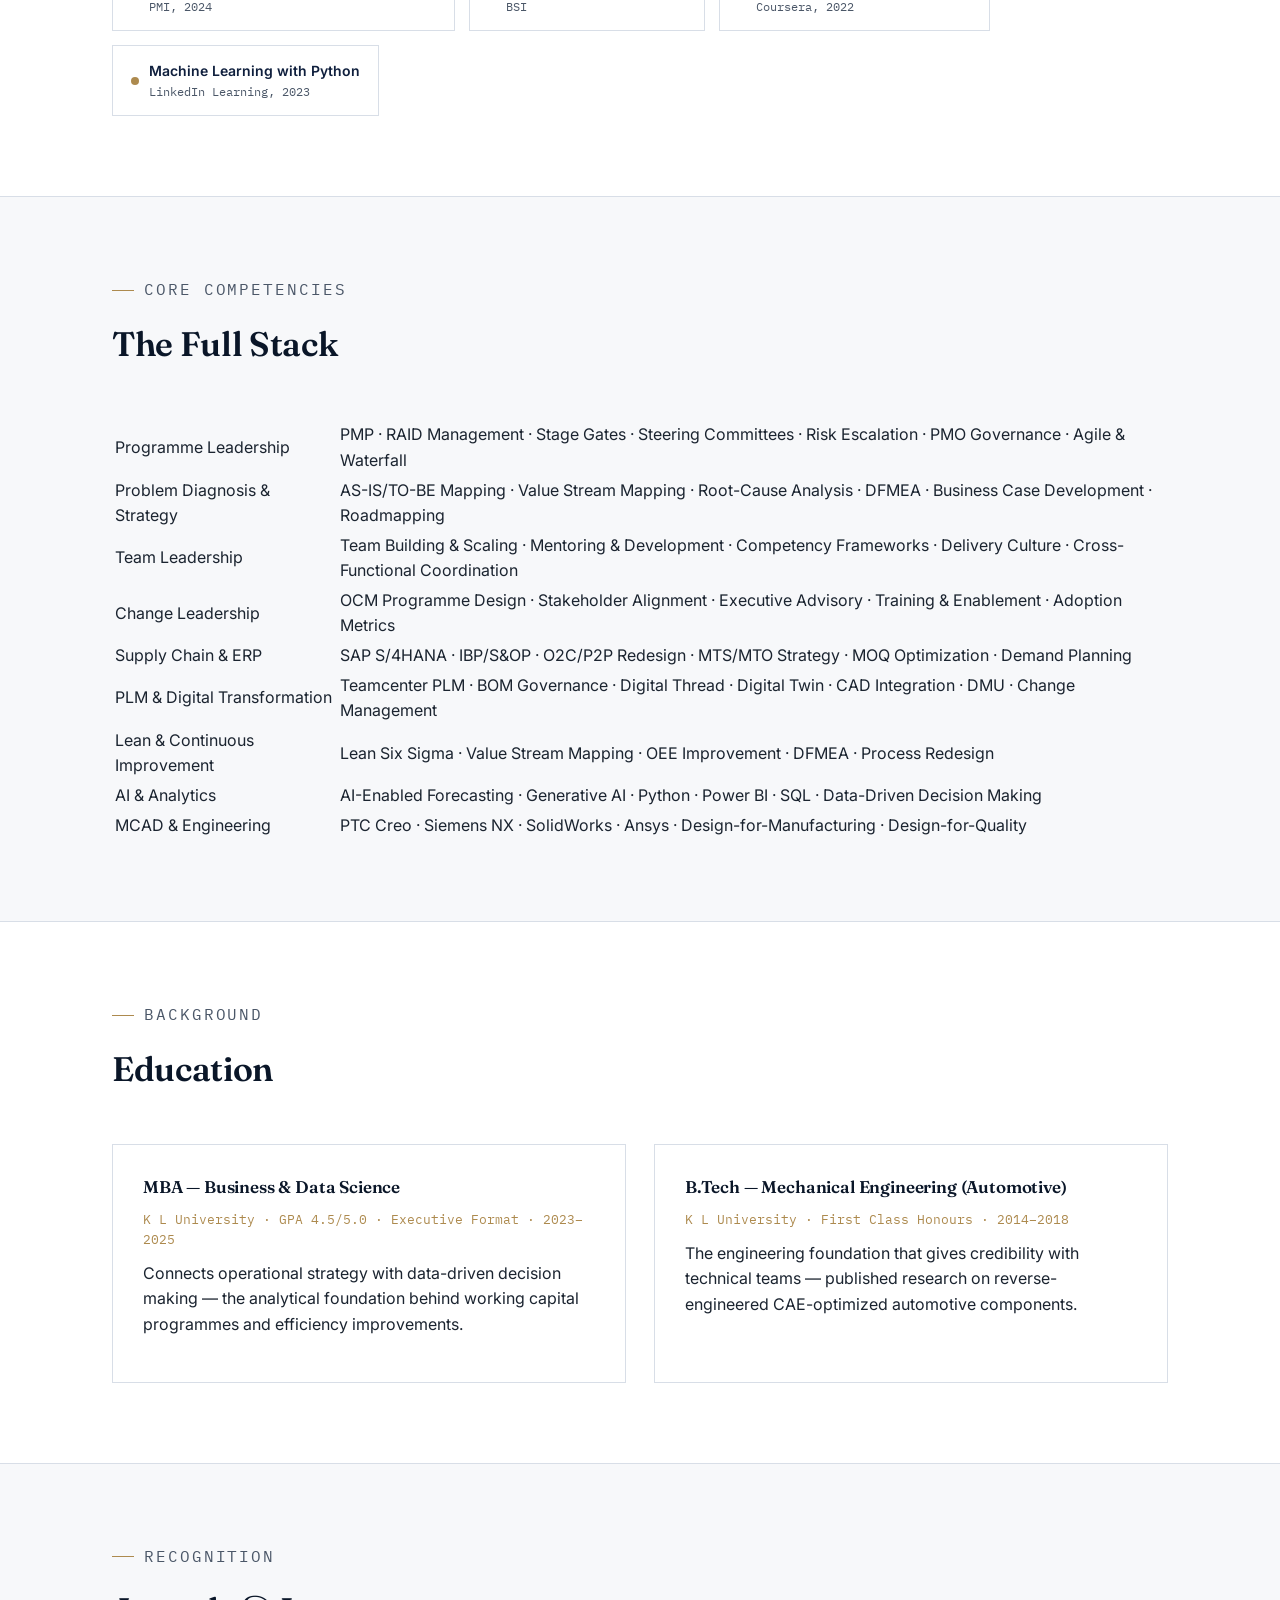
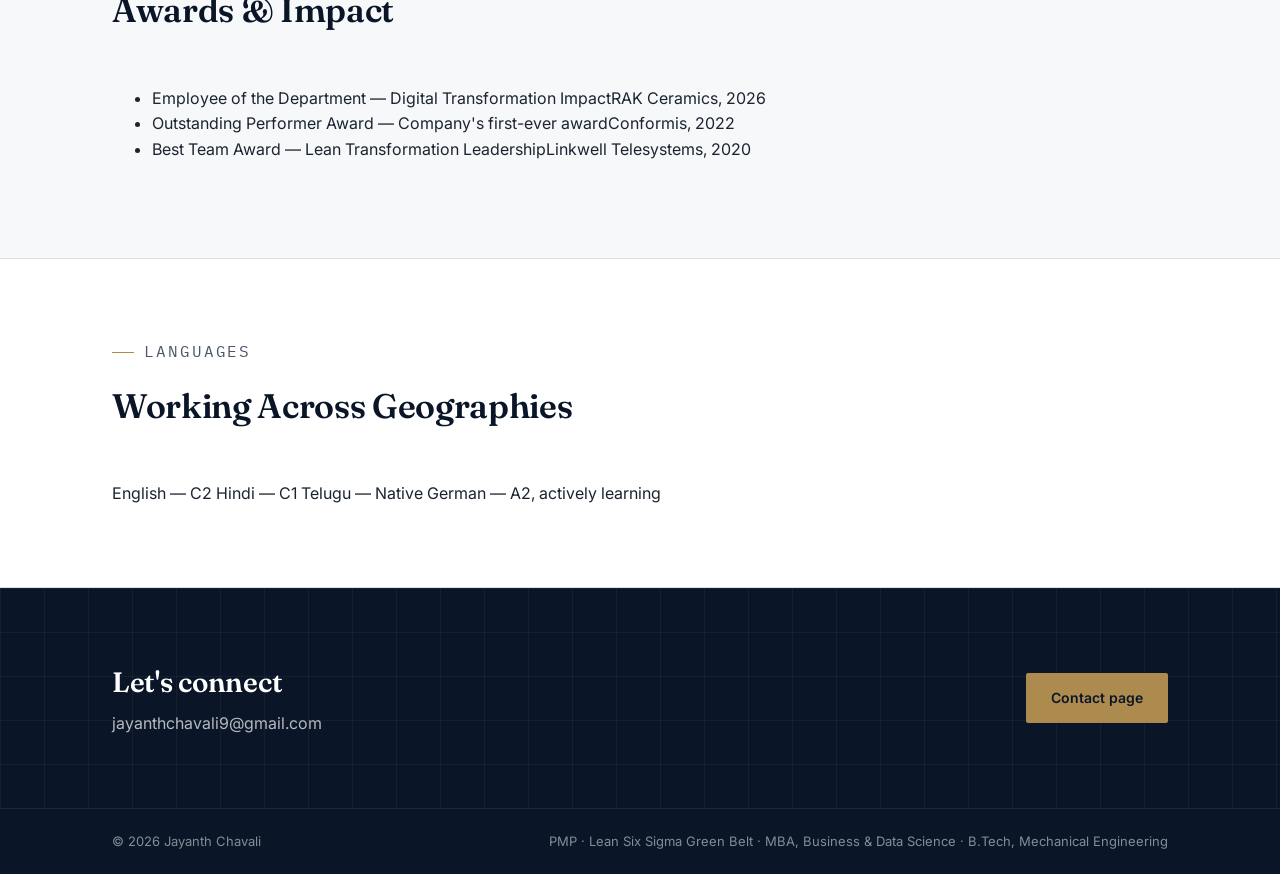
<file: skills.html>
<!DOCTYPE html>
<html lang="en">
<head>
<meta charset="UTF-8">
<meta name="viewport" content="width=device-width, initial-scale=1.0">
<title>Leadership & Capabilities — Jayanth Chavali</title>
<link rel="preconnect" href="https://fonts.googleapis.com">
<link href="https://fonts.googleapis.com/css2?family=Fraunces:opsz,wght@9..144,500;9..144,600;9..144,700&family=Inter:wght@400;500;600;700&family=IBM+Plex+Mono:wght@400;500;600&display=swap" rel="stylesheet">
<link rel="stylesheet" href="style.css">
</head>
<body>

<header class="site-header">
  <div class="wrap">
    <a href="index.html" class="brand">Jayanth Chavali<small>Digital Transformation Manager</small></a>
    <button class="nav-toggle" aria-label="Toggle menu">☰</button>
    <nav class="primary-nav">
      <ul>
        <li><a href="index.html">Home</a></li>
        <li><a href="case-studies.html">Case Studies</a></li>
        <li><a href="experience.html">Experience</a></li>
        <li><a href="skills.html" class="active">Leadership & Capabilities</a></li>
        <li><a href="contact.html">Contact</a></li>
      </ul>
    </nav>
  </div>
</header>

<section class="page-hero">
  <div class="wrap">
    <p class="eyebrow">What I Bring</p>
    <h1>Leadership & Capabilities</h1>
    <p>Programme management discipline, problem-solving depth, and the end-to-end understanding that earns credibility with teams and leadership alike.</p>
  </div>
</section>

<section class="block">
  <div class="wrap">
    <div class="block-head">
      <p class="eyebrow">Core Strengths</p>
      <h2>How I Lead Transformation Programmes</h2>
    </div>

    <div class="capability-grid">
      <div class="capability-card">
        <h3>Problem Diagnosis &amp; Strategy</h3>
        <p>I don't execute someone else's solution — I diagnose what's really broken, map the challenge end-to-end (AS-IS/TO-BE), and shape the transformation roadmap and business case with leadership input.</p>
      </div>
      <div class="capability-card">
        <h3>Programme Leadership &amp; Governance</h3>
        <p><strong>PMP Certified.</strong> I establish PMO governance (RAID, stage gates, steering cadence), lead cross-functional programmes, manage escalations, and own delivery discipline. Comfortable with Agile, Waterfall, or hybrid — I choose based on the problem.</p>
      </div>
      <div class="capability-card">
        <h3>Team Leadership &amp; Capability Building</h3>
        <p>Scaled a team from 0 to 80 engineers in 24 months at Conformis. I hire, mentor, build competency frameworks, and create delivery cultures that earn recognition and build organizational capability that lasts.</p>
      </div>
      <div class="capability-card">
        <h3>Change Leadership &amp; Adoption</h3>
        <p>Transformations fail because of people, not technology. I design role-based OCM programmes, lead steering committees through tough decisions, and consistently achieve 90%+ adoption post-go-live.</p>
      </div>
      <div class="capability-card">
        <h3>End-to-End Process Understanding</h3>
        <p>I understand how systems work on the ground — from order entry to operations to finance. This gives me credibility with frontline teams and executive leadership. I speak both languages fluently.</p>
      </div>
      <div class="capability-card">
        <h3>Lean &amp; Problem-Solving Methods</h3>
        <p><strong>Lean Six Sigma Green Belt.</strong> I use structured methods (Value Stream Mapping, DFMEA, root-cause analysis) to diagnose challenges and shape evidence-based solutions.</p>
      </div>
    </div>
  </div>
</section>

<section class="block alt">
  <div class="wrap">
    <div class="block-head">
      <p class="eyebrow">Credentials</p>
      <h2>Certifications & Recognition</h2>
    </div>
    <div class="cert-row">
      <div class="cert-badge"><span class="dot"></span><div><div class="cert-name">PMP — Project Management Professional</div><div class="cert-sub">PMI, 2024</div></div></div>
      <div class="cert-badge"><span class="dot"></span><div><div class="cert-name">Lean Six Sigma Green Belt</div><div class="cert-sub">BSI</div></div></div>
      <div class="cert-badge"><span class="dot"></span><div><div class="cert-name">Digital Manufacturing & Design</div><div class="cert-sub">Coursera, 2022</div></div></div>
      <div class="cert-badge"><span class="dot"></span><div><div class="cert-name">Machine Learning with Python</div><div class="cert-sub">LinkedIn Learning, 2023</div></div></div>
    </div>
  </div>
</section>

<section class="block">
  <div class="wrap">
    <div class="block-head">
      <p class="eyebrow">Core Competencies</p>
      <h2>The Full Stack</h2>
    </div>
    <table class="comp-table">
      <tr><td>Programme Leadership</td><td>PMP · RAID Management · Stage Gates · Steering Committees · Risk Escalation · PMO Governance · Agile & Waterfall</td></tr>
      <tr><td>Problem Diagnosis & Strategy</td><td>AS-IS/TO-BE Mapping · Value Stream Mapping · Root-Cause Analysis · DFMEA · Business Case Development · Roadmapping</td></tr>
      <tr><td>Team Leadership</td><td>Team Building & Scaling · Mentoring & Development · Competency Frameworks · Delivery Culture · Cross-Functional Coordination</td></tr>
      <tr><td>Change Leadership</td><td>OCM Programme Design · Stakeholder Alignment · Executive Advisory · Training & Enablement · Adoption Metrics</td></tr>
      <tr><td>Supply Chain & ERP</td><td>SAP S/4HANA · IBP/S&OP · O2C/P2P Redesign · MTS/MTO Strategy · MOQ Optimization · Demand Planning</td></tr>
      <tr><td>PLM & Digital Transformation</td><td>Teamcenter PLM · BOM Governance · Digital Thread · Digital Twin · CAD Integration · DMU · Change Management</td></tr>
      <tr><td>Lean & Continuous Improvement</td><td>Lean Six Sigma · Value Stream Mapping · OEE Improvement · DFMEA · Process Redesign</td></tr>
      <tr><td>AI & Analytics</td><td>AI-Enabled Forecasting · Generative AI · Python · Power BI · SQL · Data-Driven Decision Making</td></tr>
      <tr><td>MCAD & Engineering</td><td>PTC Creo · Siemens NX · SolidWorks · Ansys · Design-for-Manufacturing · Design-for-Quality</td></tr>
    </table>
  </div>
</section>

<section class="block alt">
  <div class="wrap">
    <div class="block-head">
      <p class="eyebrow">Background</p>
      <h2>Education</h2>
    </div>
    <div class="two-col">
      <div class="info-card">
        <h3>MBA — Business &amp; Data Science</h3>
        <p class="sub">K L University · GPA 4.5/5.0 · Executive Format · 2023–2025</p>
        <p>Connects operational strategy with data-driven decision making — the analytical foundation behind working capital programmes and efficiency improvements.</p>
      </div>
      <div class="info-card">
        <h3>B.Tech — Mechanical Engineering (Automotive)</h3>
        <p class="sub">K L University · First Class Honours · 2014–2018</p>
        <p>The engineering foundation that gives credibility with technical teams — published research on reverse-engineered CAE-optimized automotive components.</p>
      </div>
    </div>
  </div>
</section>

<section class="block">
  <div class="wrap">
    <div class="block-head">
      <p class="eyebrow">Recognition</p>
      <h2>Awards & Impact</h2>
    </div>
    <ul class="award-list">
      <li><span>Employee of the Department — Digital Transformation Impact</span><span class="yr">RAK Ceramics, 2026</span></li>
      <li><span>Outstanding Performer Award — Company's first-ever award</span><span class="yr">Conformis, 2022</span></li>
      <li><span>Best Team Award — Lean Transformation Leadership</span><span class="yr">Linkwell Telesystems, 2020</span></li>
    </ul>
  </div>
</section>

<section class="block alt">
  <div class="wrap">
    <div class="block-head">
      <p class="eyebrow">Languages</p>
      <h2>Working Across Geographies</h2>
    </div>
    <div class="lang-row">
      <span class="lang-chip">English — C2</span>
      <span class="lang-chip">Hindi — C1</span>
      <span class="lang-chip">Telugu — Native</span>
      <span class="lang-chip">German — A2, actively learning</span>
    </div>
  </div>
</section>

<section class="contact-band">
  <div class="wrap">
    <div>
      <h2>Let's connect</h2>
      <p>jayanthchavali9@gmail.com</p>
    </div>
    <div class="contact-links">
      <a href="contact.html" class="btn btn-primary">Contact page</a>
    </div>
  </div>
</section>

<footer class="site-footer">
  <div class="wrap">
    <span>© 2026 Jayanth Chavali</span>
    <span>PMP · Lean Six Sigma Green Belt · MBA, Business &amp; Data Science · B.Tech, Mechanical Engineering</span>
  </div>
</footer>

<script src="nav.js"></script>
<script src="chatbot.js"></script>
</body>
</html>
</file>
<file: style.css>
/* ==========================================================================
   Jayanth Chavali — Portfolio
   Design system: "Digital Thread" — blueprint-inspired corporate identity
   ========================================================================== */

:root{
  --navy-950:#0A1628;
  --navy-900:#0F1F3D;
  --navy-700:#1E3A5F;
  --navy-500:#3A5680;
  --navy-100:#E7ECF3;
  --paper:#F7F8FA;
  --white:#FFFFFF;
  --brass:#AD8A4E;
  --brass-light:#D9C08F;
  --slate-900:#1B2430;
  --slate-600:#4B5768;
  --slate-400:#8592A3;
  --line:#D8DEE7;

  --serif:"Fraunces", Georgia, "Times New Roman", serif;
  --sans:"Inter", -apple-system, BlinkMacSystemFont, "Segoe UI", sans-serif;
  --mono:"IBM Plex Mono", "SFMono-Regular", Menlo, monospace;

  --max-w: 1120px;
}

*,*::before,*::after{box-sizing:border-box;}
html{scroll-behavior:smooth;}
body{
  margin:0;
  background:var(--paper);
  color:var(--slate-900);
  font-family:var(--sans);
  font-size:16px;
  line-height:1.6;
  -webkit-font-smoothing:antialiased;
}
img{max-width:100%;display:block;}
a{color:inherit;text-decoration:none;}
h1,h2,h3,h4{font-family:var(--serif);font-weight:600;color:var(--navy-950);margin:0 0 .5em;letter-spacing:-0.01em;}
p{margin:0 0 1em;}
.wrap{max-width:var(--max-w);margin:0 auto;padding:0 32px;}

@media (prefers-reduced-motion: reduce){
  *{animation-duration:0.001ms !important; animation-iteration-count:1 !important; transition-duration:0.001ms !important; scroll-behavior:auto !important;}
}

/* ---------- eyebrow / labels ---------- */
.eyebrow{
  font-family:var(--mono);
  font-size:12px;
  letter-spacing:.12em;
  text-transform:uppercase;
  color:var(--brass);
  display:flex;
  align-items:center;
  gap:10px;
  margin-bottom:14px;
}
.eyebrow::before{content:"";width:22px;height:1px;background:var(--brass);display:inline-block;}

/* ---------- header / nav ---------- */
.site-header{
  position:sticky; top:0; z-index:100;
  background:var(--navy-950);
  border-bottom:1px solid rgba(255,255,255,.08);
}
.site-header .wrap{
  display:flex; align-items:center; justify-content:space-between;
  height:76px;
}
.brand{
  font-family:var(--serif);
  color:var(--white);
  font-size:19px;
  font-weight:600;
  display:flex; flex-direction:column; line-height:1.15;
}
.brand small{
  font-family:var(--mono);
  font-size:10.5px;
  letter-spacing:.14em;
  text-transform:uppercase;
  color:var(--brass-light);
  font-weight:400;
  margin-top:3px;
}
nav.primary-nav ul{
  list-style:none; display:flex; gap:2px; margin:0; padding:0;
}
nav.primary-nav a{
  display:block;
  padding:10px 16px;
  font-size:14px;
  font-weight:500;
  color:var(--navy-100);
  border-bottom:2px solid transparent;
  transition:color .15s ease, border-color .15s ease;
}
nav.primary-nav a:hover{color:var(--white);}
nav.primary-nav a.active{color:var(--white); border-color:var(--brass);}
.nav-toggle{display:none;}

@media (max-width:760px){
  .site-header .wrap{height:64px;}
  nav.primary-nav ul{
    position:fixed; inset:64px 0 auto 0;
    background:var(--navy-950);
    flex-direction:column;
    gap:0;
    padding:8px 0 16px;
    transform:translateY(-8px);
    opacity:0;
    pointer-events:none;
    transition:opacity .18s ease, transform .18s ease;
    border-bottom:1px solid rgba(255,255,255,.08);
  }
  nav.primary-nav.open ul{opacity:1; transform:translateY(0); pointer-events:auto;}
  nav.primary-nav a{padding:14px 32px;}
  .nav-toggle{
    display:block; background:none; border:1px solid rgba(255,255,255,.25);
    color:var(--white); width:38px; height:34px; border-radius:4px; font-size:16px;
    cursor:pointer;
  }
}

/* ---------- hero ---------- */
.hero{
  background:
    linear-gradient(180deg, var(--navy-950) 0%, var(--navy-900) 100%);
  color:var(--white);
  position:relative;
  overflow:hidden;
  padding:88px 0 96px;
}
.hero::before{
  /* blueprint grid */
  content:"";
  position:absolute; inset:0;
  background-image:
    linear-gradient(rgba(255,255,255,.05) 1px, transparent 1px),
    linear-gradient(90deg, rgba(255,255,255,.05) 1px, transparent 1px);
  background-size:44px 44px;
  mask-image:linear-gradient(180deg, rgba(0,0,0,.9), transparent 85%);
  pointer-events:none;
}
.hero .wrap{position:relative;}
.hero-grid{
  display:grid; grid-template-columns:1.35fr .9fr; gap:56px; align-items:center;
}
.hero h1{
  color:var(--white);
  font-size:clamp(34px,4.4vw,52px);
  line-height:1.06;
  margin-bottom:18px;
}
.hero h1 em{
  font-style:normal; color:var(--brass-light);
}
.hero .role{
  font-family:var(--mono);
  font-size:14px;
  color:var(--navy-100);
  letter-spacing:.03em;
  margin-bottom:22px;
}
.hero p.lede{
  font-size:17px;
  color:rgba(255,255,255,.78);
  max-width:56ch;
  margin-bottom:28px;
}
.hero-cta{display:flex; gap:14px; flex-wrap:wrap;}
.btn{
  display:inline-flex; align-items:center; gap:8px;
  padding:13px 24px;
  font-size:14px; font-weight:600;
  border-radius:2px;
  transition:all .15s ease;
  border:1px solid transparent;
}
.btn-primary{background:var(--brass); color:var(--navy-950);}
.btn-primary:hover{background:var(--brass-light);}
.btn-ghost{border-color:rgba(255,255,255,.3); color:var(--white);}
.btn-ghost:hover{border-color:var(--white); background:rgba(255,255,255,.06);}

.hero-portrait{
  position:relative;
  border:1px solid rgba(255,255,255,.15);
  padding:8px;
}
.hero-portrait img{width:100%; aspect-ratio:4/5; object-fit:cover; filter:grayscale(15%) contrast(1.02);}
.hero-portrait .tag{
  position:absolute; bottom:-1px; left:-1px;
  background:var(--brass); color:var(--navy-950);
  font-family:var(--mono); font-size:11px; letter-spacing:.08em;
  padding:6px 12px;
}
.corner{position:absolute; width:14px; height:14px; border:1.5px solid var(--brass-light);}
.corner.tl{top:-7px; left:-7px; border-right:none; border-bottom:none;}
.corner.br{bottom:-7px; right:-7px; border-left:none; border-top:none;}

/* ---------- meta strip ---------- */
.meta-strip{
  background:var(--white);
  border-bottom:1px solid var(--line);
}
.meta-strip ul{
  list-style:none; margin:0; padding:0;
  display:grid; grid-template-columns:repeat(4,1fr);
}
.meta-strip li{
  padding:22px 32px;
  border-left:1px solid var(--line);
}
.meta-strip li:first-child{border-left:none;}
.meta-strip .num{font-family:var(--mono); font-size:22px; color:var(--navy-900); font-weight:600;}
.meta-strip .lbl{font-size:12.5px; color:var(--slate-600); margin-top:2px;}
@media (max-width:760px){
  .meta-strip ul{grid-template-columns:repeat(2,1fr);}
  .meta-strip li:nth-child(3){border-left:none;}
}

/* ---------- sections ---------- */
section.block{padding:80px 0;}
section.block.alt{background:var(--white); border-top:1px solid var(--line); border-bottom:1px solid var(--line);}
.block-head{max-width:640px; margin-bottom:48px;}
.block-head h2{font-size:clamp(26px,3vw,34px);}
.block-head p{color:var(--slate-600); font-size:16px;}

/* ---------- timeline (signature element) ---------- */
.thread{position:relative; padding-left:2px;}
.thread::before{
  content:""; position:absolute; left:118px; top:6px; bottom:6px; width:1px;
  background:repeating-linear-gradient(to bottom, var(--navy-500) 0 6px, transparent 6px 12px);
}
@media (max-width:640px){.thread::before{left:0; display:none;}}
.thread-item{
  display:grid; grid-template-columns:118px 1fr; gap:32px;
  position:relative; padding:0 0 44px;
}
.thread-item:last-child{padding-bottom:0;}
.thread-item .when{
  font-family:var(--mono); font-size:12.5px; color:var(--navy-700); font-weight:600;
  padding-top:2px; text-align:right;
}
.thread-item .node{
  position:absolute; left:114px; top:5px;
  width:9px; height:9px; border-radius:50%;
  background:var(--brass); border:2px solid var(--paper); box-shadow:0 0 0 1px var(--navy-700);
}
@media (max-width:640px){
  .thread-item{grid-template-columns:1fr; gap:8px;}
  .thread-item .when{text-align:left;}
  .thread-item .node{display:none;}
}
.thread-item .content{
  background:var(--white); border:1px solid var(--line); padding:22px 26px;
}
.thread-item h3{font-size:18px; margin-bottom:4px;}
.thread-item .sub{font-size:13.5px; color:var(--slate-600); font-family:var(--mono); margin-bottom:0;}

/* ---------- experience cards ---------- */
.role-card{
  background:var(--white); border:1px solid var(--line);
  padding:32px 34px; margin-bottom:24px;
  position:relative;
}
.role-card .role-head{
  display:flex; justify-content:space-between; align-items:baseline; flex-wrap:wrap; gap:8px;
  margin-bottom:6px;
}
.role-card h3{font-size:20px; margin-bottom:2px;}
.role-card .company{font-size:14.5px; color:var(--navy-700); font-weight:600;}
.role-card .period{font-family:var(--mono); font-size:12.5px; color:var(--brass); white-space:nowrap;}
.role-card .title-line{font-size:14px; color:var(--slate-600); margin-bottom:14px;}
.role-card .desc{font-size:15px; color:var(--slate-900); margin-bottom:16px;}
.skill-pills{display:flex; flex-wrap:wrap; gap:7px;}
.pill{
  font-family:var(--mono); font-size:11.5px; color:var(--navy-700);
  background:var(--navy-100); padding:5px 10px; border-radius:2px;
  letter-spacing:.01em;
}

/* ---------- skills grid ---------- */
.skill-groups{display:grid; grid-template-columns:repeat(2,1fr); gap:28px;}
@media (max-width:700px){.skill-groups{grid-template-columns:1fr;}}
.skill-group{background:var(--white); border:1px solid var(--line); padding:26px 28px;}
.skill-group .eyebrow{margin-bottom:16px;}
.skill-group ul{list-style:none; margin:0; padding:0; display:flex; flex-wrap:wrap; gap:8px;}
.skill-group li{
  font-size:13.5px; padding:7px 12px; background:var(--paper); border:1px solid var(--line); color:var(--slate-900);
}

/* ---------- education / certs ---------- */
.two-col{display:grid; grid-template-columns:1fr 1fr; gap:28px;}
@media (max-width:700px){.two-col{grid-template-columns:1fr;}}
.info-card{background:var(--white); border:1px solid var(--line); padding:28px 30px;}
.info-card h3{font-size:17px;}
.info-card .sub{font-family:var(--mono); font-size:12.5px; color:var(--brass); margin-bottom:12px;}

/* ---------- contact ---------- */
.contact-band{
  background:var(--navy-950); color:var(--white);
  padding:72px 0;
  position:relative; overflow:hidden;
}
.contact-band::before{
  content:""; position:absolute; inset:0;
  background-image:linear-gradient(rgba(255,255,255,.04) 1px, transparent 1px), linear-gradient(90deg, rgba(255,255,255,.04) 1px, transparent 1px);
  background-size:44px 44px;
}
.contact-band .wrap{position:relative; display:flex; justify-content:space-between; align-items:center; flex-wrap:wrap; gap:24px;}
.contact-band h2{color:var(--white); font-size:28px; margin-bottom:6px;}
.contact-band p{color:rgba(255,255,255,.7); margin:0;}
.contact-links{display:flex; gap:14px; flex-wrap:wrap;}

/* ---------- footer ---------- */
footer.site-footer{
  background:var(--navy-950); color:rgba(255,255,255,.5);
  font-size:13px; padding:22px 0; border-top:1px solid rgba(255,255,255,.08);
}
footer.site-footer .wrap{display:flex; justify-content:space-between; flex-wrap:wrap; gap:8px;}

/* ---------- page hero (sub pages) ---------- */
.page-hero{
  background:var(--navy-950); color:var(--white); padding:56px 0 46px;
  position:relative; overflow:hidden;
}
.page-hero::before{
  content:""; position:absolute; inset:0;
  background-image:linear-gradient(rgba(255,255,255,.05) 1px, transparent 1px), linear-gradient(90deg, rgba(255,255,255,.05) 1px, transparent 1px);
  background-size:44px 44px;
  mask-image:linear-gradient(180deg, rgba(0,0,0,.9), transparent 90%);
}
.page-hero .wrap{position:relative;}
.page-hero h1{color:var(--white); font-size:clamp(28px,3.6vw,38px); margin-bottom:8px;}
.page-hero p{color:rgba(255,255,255,.72); max-width:60ch; margin:0;}

.note{
  font-size:13.5px; color:var(--slate-600); border-left:2px solid var(--brass);
  padding:10px 16px; background:var(--white); margin-bottom:44px;
}

/* ---------- placeholder callout (fill-in-real-numbers) ---------- */
.placeholder{
  color:var(--brass); font-weight:600; font-style:normal;
  background:rgba(173,138,78,.12); padding:1px 6px; border-radius:2px;
  font-family:var(--mono); font-size:.92em;
}
.editor-note{
  font-size:13px; color:var(--slate-600); background:var(--navy-100);
  border:1px dashed var(--navy-500); padding:14px 18px; margin:0 0 40px;
}
.editor-note strong{color:var(--navy-900);}

/* ---------- value proposition strip ---------- */
.value-prop{
  font-family:var(--serif); font-size:clamp(20px,2.2vw,25px);
  color:var(--white); line-height:1.5; max-width:60ch;
}
.value-prop strong{color:var(--brass-light); font-weight:600;}

/* ---------- approach / methodology steps ---------- */
.approach-steps{
  display:grid; grid-template-columns:repeat(4,1fr); gap:0;
  border:1px solid var(--line);
}
.approach-step{
  padding:28px 24px; background:var(--white); border-left:1px solid var(--line);
  position:relative;
}
.approach-step:first-child{border-left:none;}
.approach-step .step-num{
  font-family:var(--mono); font-size:12px; color:var(--brass); letter-spacing:.1em;
  margin-bottom:10px; display:block;
}
.approach-step h3{font-size:16px; margin-bottom:8px;}
.approach-step p{font-size:13.5px; color:var(--slate-600); margin:0;}
@media (max-width:820px){
  .approach-steps{grid-template-columns:1fr 1fr;}
  .approach-step:nth-child(3){border-left:none;}
}
@media (max-width:520px){
  .approach-steps{grid-template-columns:1fr;}
  .approach-step{border-left:none; border-top:1px solid var(--line);}
  .approach-step:first-child{border-top:none;}
}

/* ---------- capability cards (business-framed, not tool pills) ---------- */
.capability-grid{display:grid; grid-template-columns:repeat(2,1fr); gap:24px;}
@media (max-width:760px){.capability-grid{grid-template-columns:1fr;}}
.capability-card{
  background:var(--white); border:1px solid var(--line); padding:28px 30px;
  border-top:2px solid var(--brass);
}
.capability-card h3{font-size:18px; margin-bottom:10px;}
.capability-card p{font-size:14.5px; color:var(--slate-600); margin-bottom:14px;}
.capability-card .also{
  font-family:var(--mono); font-size:11.5px; color:var(--navy-500); letter-spacing:.02em;
}

/* ---------- case studies ---------- */
.case-study{
  background:var(--white); border:1px solid var(--line); margin-bottom:28px;
  display:grid; grid-template-columns:220px 1fr;
}
@media (max-width:700px){.case-study{grid-template-columns:1fr;}}
.case-study .cs-side{
  background:var(--navy-950); color:var(--white); padding:28px 24px;
  display:flex; flex-direction:column; gap:14px;
}
.case-study .cs-side .industry{font-family:var(--mono); font-size:11px; letter-spacing:.1em; text-transform:uppercase; color:var(--brass-light);}
.case-study .cs-side .metric{font-family:var(--serif); font-size:26px; font-weight:600; color:var(--white); line-height:1.15;}
.case-study .cs-side .metric-lbl{font-size:12px; color:rgba(255,255,255,.6);}
.case-study .cs-body{padding:28px 30px;}
.case-study .cs-body h3{font-size:19px; margin-bottom:4px;}
.case-study .cs-body .role-loc{font-size:13px; color:var(--slate-600); margin-bottom:16px; font-family:var(--mono);}
.case-study .cs-block{margin-bottom:14px;}
.case-study .cs-block .lbl{
  font-family:var(--mono); font-size:11px; letter-spacing:.08em; text-transform:uppercase;
  color:var(--navy-700); font-weight:600; margin-bottom:4px; display:block;
}
.case-study .cs-block p{font-size:14.5px; margin:0; color:var(--slate-900);}

/* ---------- certifications ---------- */
.cert-row{display:flex; flex-wrap:wrap; gap:14px;}
.cert-badge{
  display:flex; align-items:center; gap:10px;
  background:var(--white); border:1px solid var(--line); padding:14px 18px;
  min-width:220px;
}
.cert-badge .dot{width:8px; height:8px; border-radius:50%; background:var(--brass); flex-shrink:0;}
.cert-badge .cert-name{font-size:14px; font-weight:600; color:var(--navy-900);}
.cert-badge .cert-sub{font-size:12px; color:var(--slate-600); font-family:var(--mono);}

/* ---------- testimonial ---------- */
.testimonial{
  background:var(--navy-100); border-left:3px solid var(--brass);
  padding:26px 30px; font-family:var(--serif); font-size:18px; color:var(--navy-950);
  line-height:1.55; margin-bottom:20px;
}
.testimonial .attrib{
  display:block; margin-top:14px; font-family:var(--mono); font-size:12px;
  color:var(--slate-600); font-style:normal;
}

/* ---------- resume cta ---------- */
.resume-cta{
  display:flex; align-items:center; justify-content:space-between; gap:20px; flex-wrap:wrap;
  background:var(--white); border:1px solid var(--line); padding:22px 28px; margin-bottom:44px;
}
.resume-cta .txt h3{font-size:16px; margin-bottom:2px;}
.resume-cta .txt p{font-size:13px; color:var(--slate-600); margin:0;}

/* ---------- FAQ assistant widget ---------- */
#jc-chat-toggle{
  position:fixed; right:22px; bottom:22px; z-index:200;
  width:56px; height:56px; border-radius:50%;
  background:var(--navy-950); border:1px solid var(--brass);
  color:var(--brass-light); font-size:22px;
  display:flex; align-items:center; justify-content:center;
  cursor:pointer; box-shadow:0 6px 18px rgba(10,22,40,.35);
  transition:transform .15s ease;
}
#jc-chat-toggle:hover{transform:translateY(-2px);}
#jc-chat-panel{
  position:fixed; right:22px; bottom:88px; z-index:200;
  width:320px; max-width:calc(100vw - 44px);
  background:var(--white); border:1px solid var(--line);
  box-shadow:0 14px 34px rgba(10,22,40,.22);
  display:none; flex-direction:column; overflow:hidden;
}
#jc-chat-panel.open{display:flex;}
#jc-chat-head{
  background:var(--navy-950); color:var(--white); padding:14px 16px;
  font-family:var(--serif); font-size:15px; display:flex; justify-content:space-between; align-items:center;
}
#jc-chat-head span.sub{display:block; font-family:var(--mono); font-size:10.5px; color:var(--brass-light); letter-spacing:.06em; margin-top:2px;}
#jc-chat-close{background:none; border:none; color:rgba(255,255,255,.7); font-size:16px; cursor:pointer;}
#jc-chat-body{
  padding:14px 16px; max-height:320px; overflow-y:auto;
  display:flex; flex-direction:column; gap:10px; background:var(--paper);
}
.jc-msg{font-size:13.5px; line-height:1.5; padding:9px 12px; max-width:88%;}
.jc-msg.bot{background:var(--white); border:1px solid var(--line); align-self:flex-start; color:var(--slate-900);}
.jc-msg.user{background:var(--navy-900); color:var(--white); align-self:flex-end;}
.jc-msg a{color:var(--brass); font-weight:600;}
#jc-chat-quick{
  display:flex; flex-wrap:wrap; gap:6px; padding:0 16px 12px; background:var(--paper);
}
.jc-chip{
  font-family:var(--mono); font-size:11px; padding:6px 10px;
  background:var(--white); border:1px solid var(--line); color:var(--navy-700);
  cursor:pointer;
}
.jc-chip:hover{border-color:var(--brass); color:var(--brass);}
#jc-chat-form{display:flex; border-top:1px solid var(--line);}
#jc-chat-input{
  flex:1; border:none; padding:12px 14px; font-family:var(--sans); font-size:13.5px; outline:none;
}
#jc-chat-send{
  background:var(--brass); color:var(--navy-950); border:none; padding:0 16px; font-weight:600; cursor:pointer;
}
@media (max-width:480px){
  #jc-chat-panel{right:12px; bottom:82px;}
  #jc-chat-toggle{right:12px; bottom:12px;}
}
</file>
